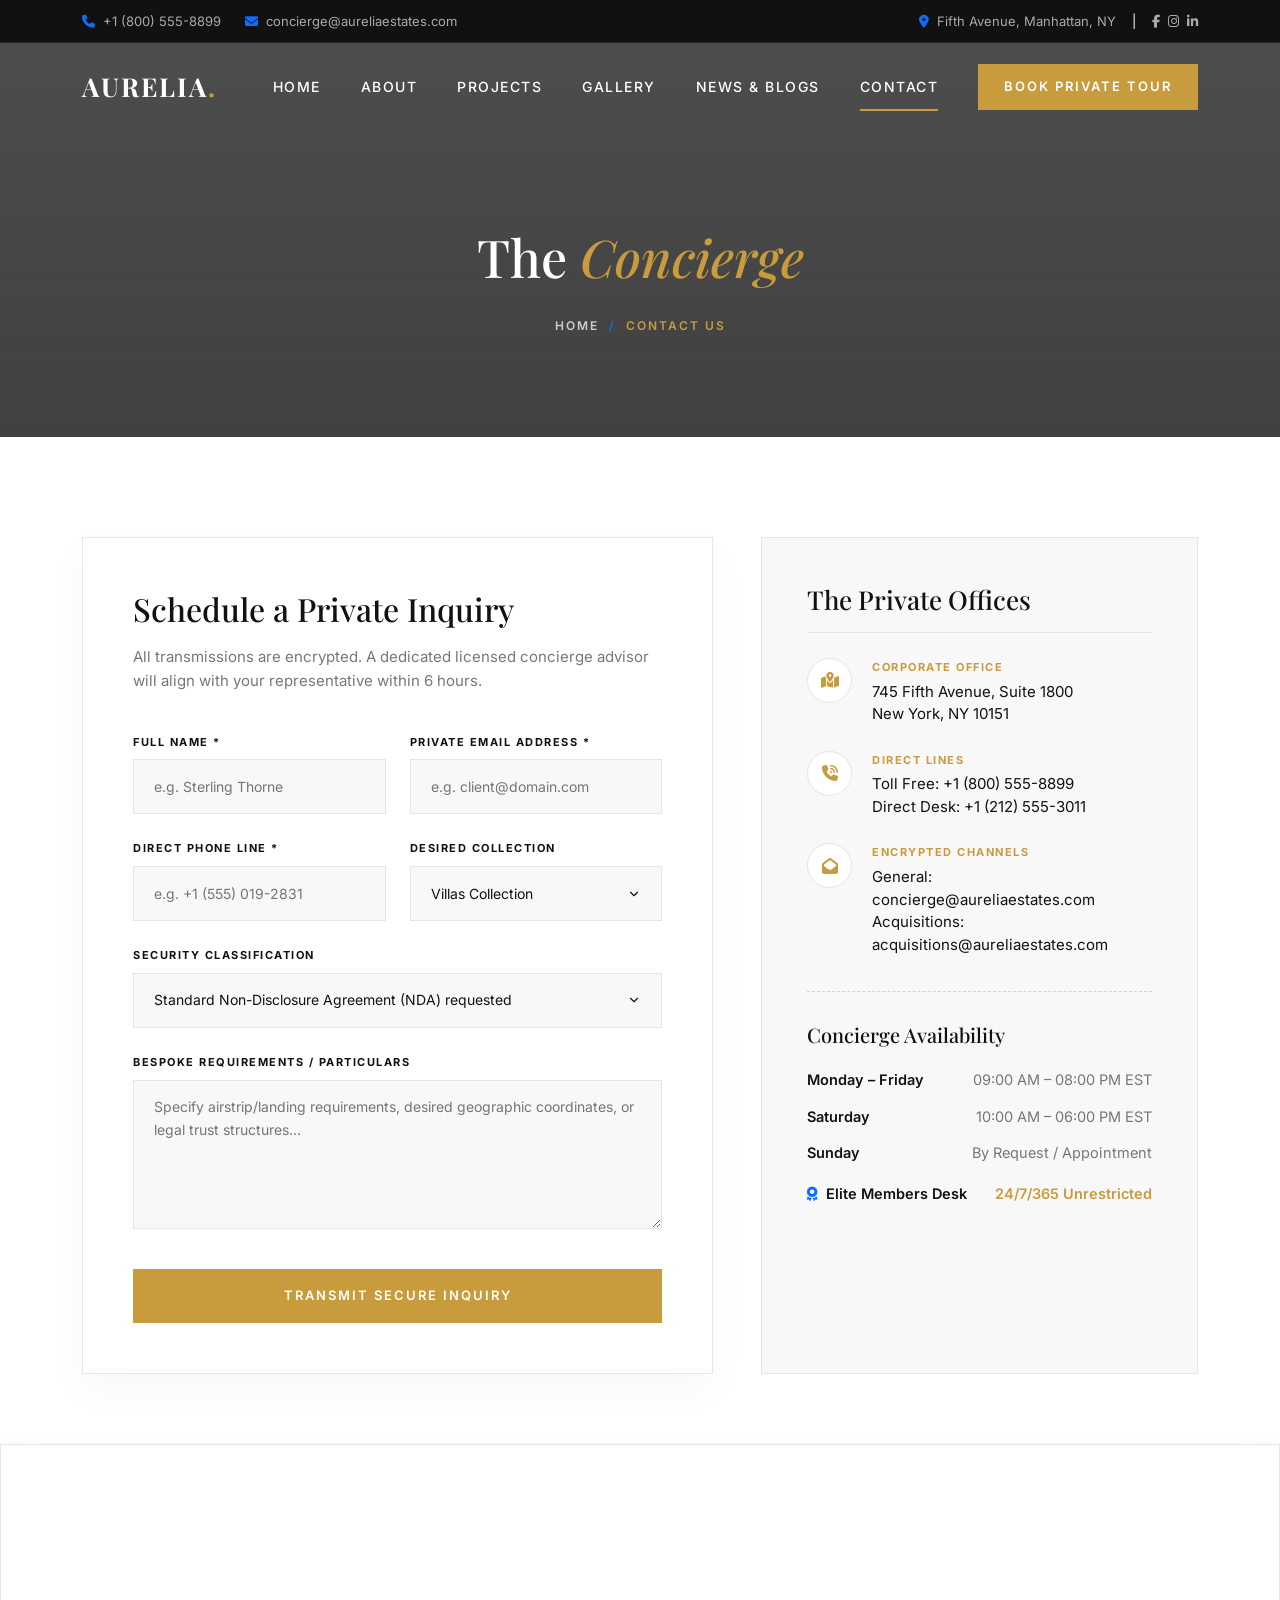
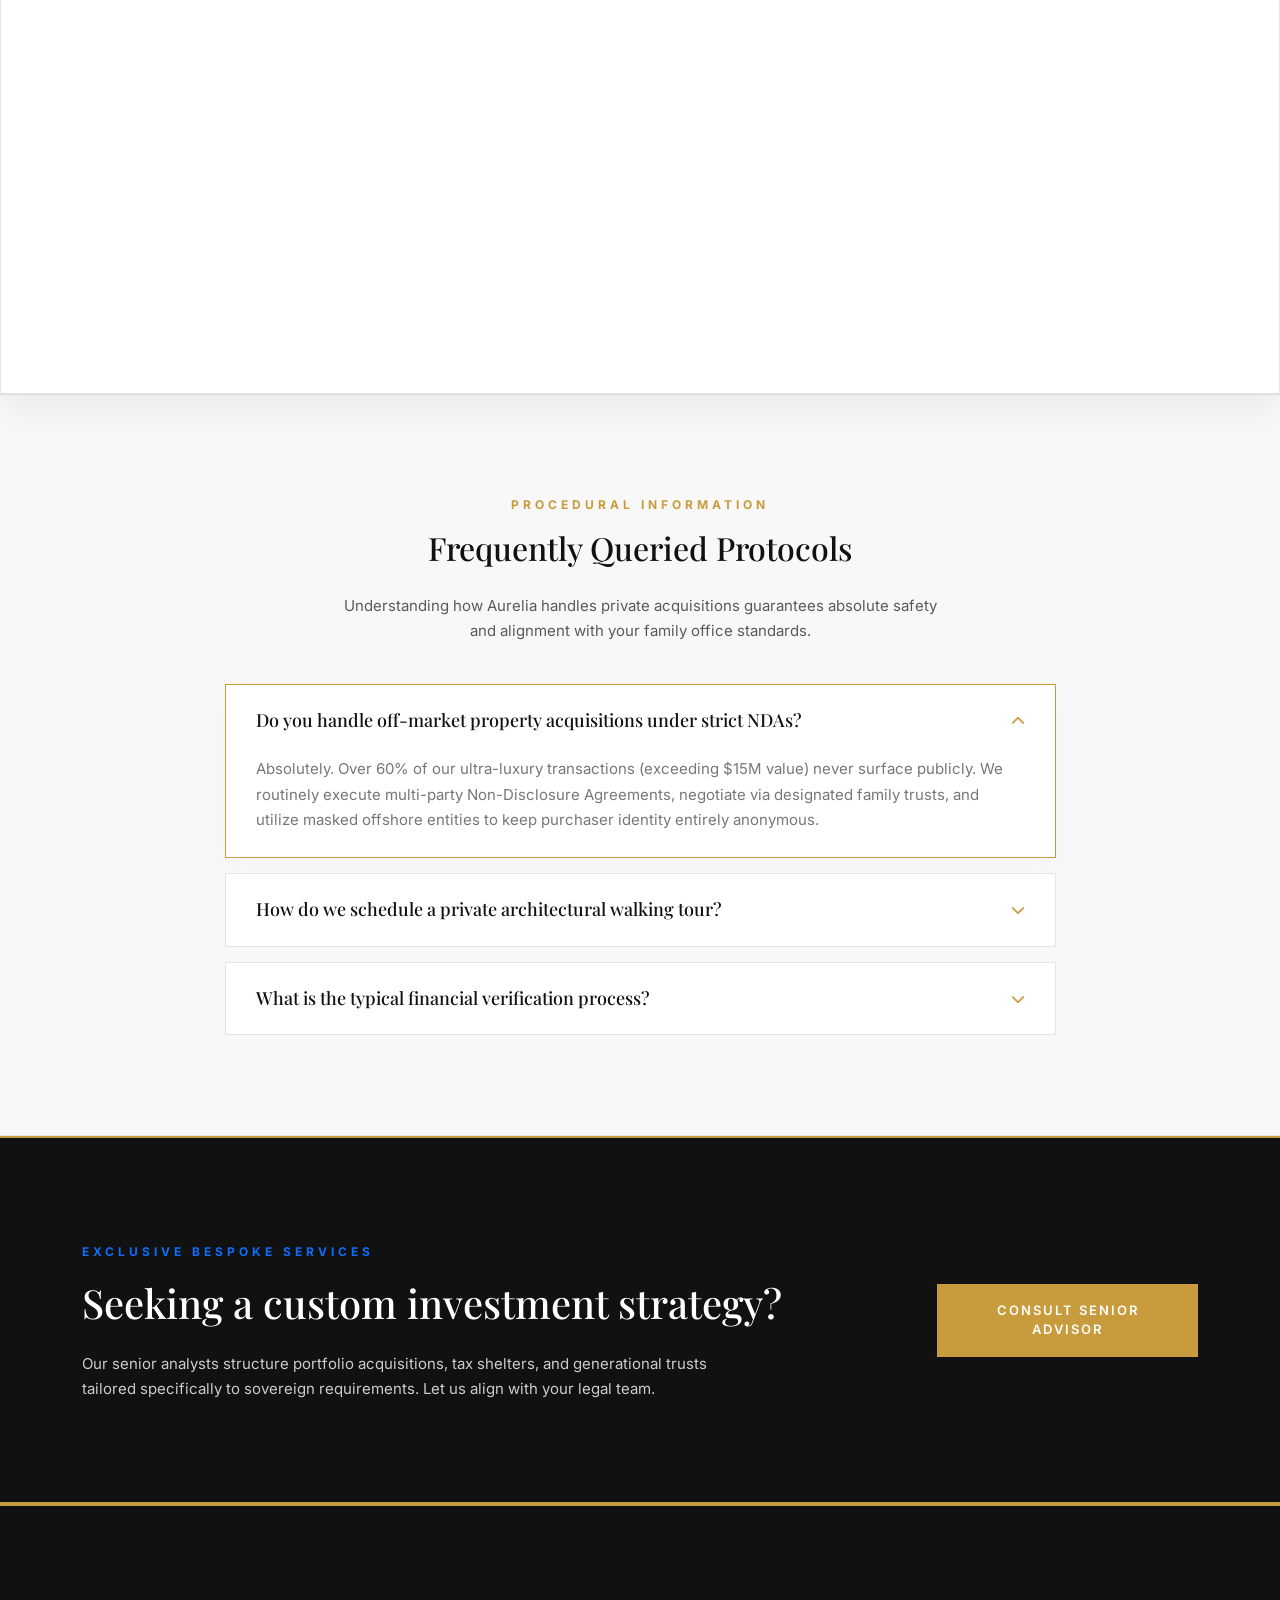
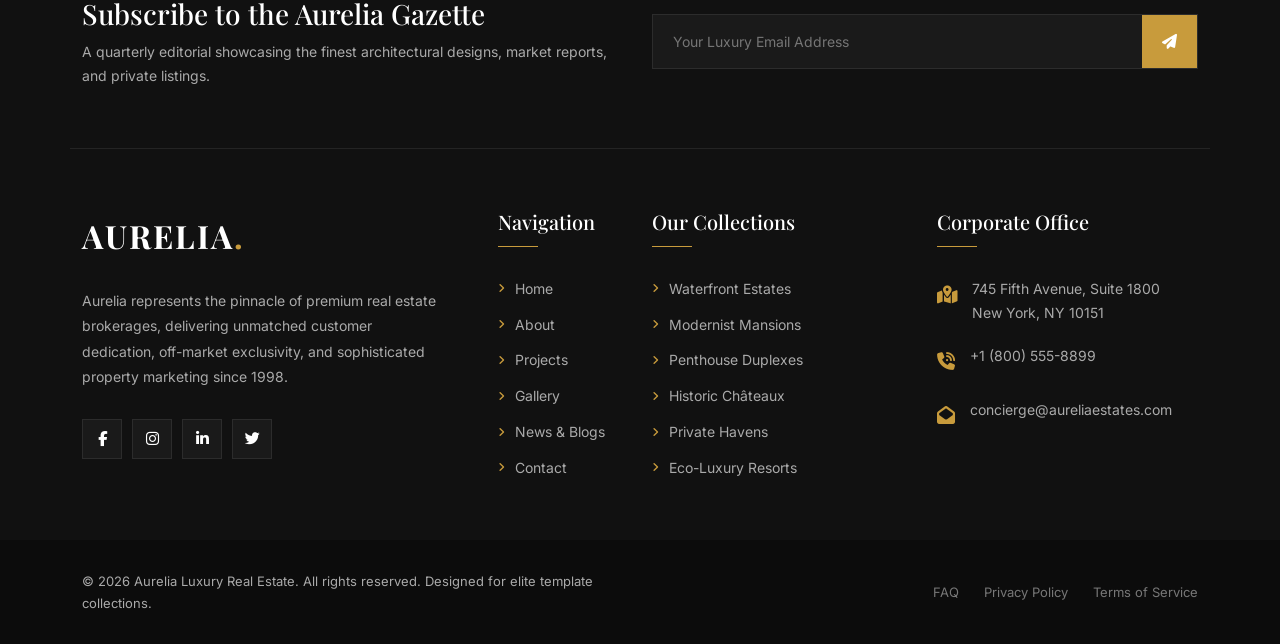
<file: contact.html>
<!doctype html>
<html lang="en">
  <head>
    <meta charset="UTF-8" />
    <meta name="viewport" content="width=device-width, initial-scale=1.0" />
    <title>The Concierge &amp; Private Offices | Aurelia Premium Luxury Real Estate</title>
    
    <!-- SEO Meta Tags -->
    <meta name="description" content="Inquire privately with our elite real estate concierge service. Schedule private tours of off-market listings and arrange bespoke architectural consultations." />
    <meta name="keywords" content="contact real estate concierge, private real estate tours, off-market real estate inquiry" />
    <meta name="author" content="Aurelia Luxury" />
    
    <!-- Open Graph / Facebook -->
    <meta property="og:type" content="website" />
    <meta property="og:title" content="The Concierge &amp; Private Offices | Aurelia Premium Luxury Real Estate" />
    <meta property="og:description" content="Inquire privately with our elite real estate concierge service." />
    <meta property="og:image" content="https://images.unsplash.com/photo-1600585154526-990dced4db0d?auto=format&fit=crop&w=1200&q=80" />
    
    <!-- Favicon -->
    <link rel="shortcut icon" href="./assets/images/favicon.ico" type="image/x-icon">
    
    <!-- Google Fonts Preconnect & Font Imports -->
    <link rel="preconnect" href="https://fonts.googleapis.com">
    <link rel="preconnect" href="https://fonts.gstatic.com" crossorigin>
    <link href="https://fonts.googleapis.com/css2?family=Inter:wght@300;400;500;600;700&family=Playfair+Display:ital,wght@0,400;0,500;0,600;0,700;1,400&display=swap" rel="stylesheet">
    
    <!-- Bootstrap 5 CSS CDN -->
    <link href="https://cdn.jsdelivr.net/npm/bootstrap@5.3.3/dist/css/bootstrap.min.css" rel="stylesheet">
    
    <!-- FontAwesome Icons CDN -->
    <link rel="stylesheet" href="https://cdnjs.cloudflare.com/ajax/libs/font-awesome/6.4.0/css/all.min.css">
    
    <!-- AOS Animation CSS CDN -->
    <link rel="stylesheet" href="https://unpkg.com/aos@next/dist/aos.css" />
    
    <!-- Custom CSS Stylesheets -->
    <link rel="stylesheet" href="./assets/css/style.css">
    <link rel="stylesheet" href="./assets/css/responsive.css">

    <style>
      /* Page Header / Hero Banner style */
      .contact-banner {
        background-image: linear-gradient(rgba(17, 17, 17, 0.75), rgba(17, 17, 17, 0.8)), url('https://images.unsplash.com/photo-1486406146926-c627a92ad1ab?auto=format&fit=crop&w=1920&q=80');
        background-size: cover;
        background-position: center;
        padding: 180px 0 100px;
        text-align: center;
        color: var(--white-color);
      }
      .contact-banner-title {
        font-size: 52px;
        font-weight: 500;
        color: var(--white-color);
        margin-bottom: 15px;
      }
      .contact-banner-title span {
        color: var(--primary-color);
        font-style: italic;
      }
      
      /* Breadcrumbs style */
      .luxury-breadcrumb {
        display: inline-flex;
        gap: 10px;
        font-family: var(--font-body);
        font-size: 12px;
        font-weight: 600;
        text-transform: uppercase;
        letter-spacing: 2px;
        margin-top: 10px;
      }
      .luxury-breadcrumb a {
        color: #cccccc;
      }
      .luxury-breadcrumb a:hover {
        color: var(--primary-color);
      }
      .luxury-breadcrumb span.active {
        color: var(--primary-color);
      }

      /* Contact Form Styles */
      .contact-form-box {
        background-color: var(--white-color);
        border: 1px solid var(--border-color);
        padding: 50px;
        box-shadow: 0 15px 40px rgba(0,0,0,0.03);
      }
      @media (max-width: 575px) {
        .contact-form-box {
          padding: 30px 20px;
        }
      }
      .contact-form-title {
        font-family: var(--font-heading);
        font-size: 32px;
        font-weight: 500;
        color: var(--dark-color);
        margin-bottom: 15px;
      }
      .contact-form-subtitle {
        color: var(--gray-color);
        font-size: 15px;
        line-height: 1.6;
        margin-bottom: 40px;
      }
      .form-group-luxury {
        position: relative;
        margin-bottom: 25px;
      }
      .luxury-form-label {
        font-family: var(--font-body);
        font-size: 11px;
        font-weight: 700;
        text-transform: uppercase;
        letter-spacing: 1.5px;
        color: var(--dark-color);
        margin-bottom: 8px;
        display: block;
      }
      .luxury-input {
        width: 100%;
        border: 1px solid var(--border-color);
        background-color: var(--light-color);
        padding: 14px 20px;
        font-size: 14px;
        color: var(--dark-color);
        outline: none;
        transition: var(--transition-smooth);
      }
      .luxury-input:focus {
        border-color: var(--primary-color);
        background-color: var(--white-color);
        box-shadow: 0 4px 15px rgba(200, 155, 60, 0.08);
      }
      .luxury-select {
        appearance: none;
        background-image: url("data:image/svg+xml;charset=UTF-8,%3csvg xmlns='http://www.w3.org/2000/svg' viewBox='0 0 24 24' fill='none' stroke='%23111111' stroke-width='2' stroke-linecap='round' stroke-linejoin='round'%3e%3cpolyline points='6 9 12 15 18 9'%3e%3c/polyline%3e%3c/svg%3e");
        background-repeat: no-repeat;
        background-position: right 20px center;
        background-size: 14px;
        padding-right: 45px;
      }

      /* Office Info Sidebar */
      .office-info-card {
        border: 1px solid var(--border-color);
        background-color: var(--light-color);
        padding: 45px;
        height: 100%;
      }
      @media (max-width: 575px) {
        .office-info-card {
          padding: 30px 20px;
        }
      }
      .office-title {
        font-family: var(--font-heading);
        font-size: 26px;
        font-weight: 500;
        color: var(--dark-color);
        margin-bottom: 25px;
        border-bottom: 1px solid rgba(0,0,0,0.08);
        padding-bottom: 15px;
      }
      .info-list {
        list-style: none;
        padding: 0;
        margin: 0 0 35px 0;
      }
      .info-item {
        display: flex;
        gap: 20px;
        margin-bottom: 25px;
      }
      .info-icon {
        width: 45px;
        height: 45px;
        border-radius: 50%;
        background-color: var(--white-color);
        border: 1px solid var(--border-color);
        color: var(--primary-color);
        display: flex;
        align-items: center;
        justify-content: center;
        font-size: 16px;
        flex-shrink: 0;
      }
      .info-text-label {
        font-size: 11px;
        font-weight: 700;
        text-transform: uppercase;
        letter-spacing: 1.5px;
        color: var(--primary-color);
        margin-bottom: 4px;
        display: block;
      }
      .info-text-desc {
        font-size: 15px;
        color: var(--dark-color);
        line-height: 1.5;
        margin: 0;
      }
      .info-text-desc a {
        color: var(--dark-color);
        transition: var(--transition-smooth);
      }
      .info-text-desc a:hover {
        color: var(--primary-color);
      }

      /* Working Hours Block */
      .working-hours-block {
        border-top: 1px dashed rgba(0,0,0,0.15);
        padding-top: 30px;
      }
      .hours-title {
        font-family: var(--font-heading);
        font-size: 20px;
        font-weight: 500;
        color: var(--dark-color);
        margin-bottom: 20px;
      }
      .hours-row {
        display: flex;
        justify-content: space-between;
        margin-bottom: 12px;
        font-size: 14.5px;
        color: var(--gray-color);
      }
      .hours-row span.day {
        font-weight: 600;
        color: var(--dark-color);
      }
      .hours-row span.time {
        font-family: var(--font-body);
      }
      .hours-row.special-concierge {
        color: var(--primary-color);
        font-weight: 600;
      }

      /* Google Map Section styling */
      .map-section {
        padding: 0;
        margin-top: -30px;
        position: relative;
        z-index: 5;
      }
      .map-container {
        height: 550px;
        width: 100%;
        border: 1px solid var(--border-color);
        box-shadow: 0 15px 35px rgba(0,0,0,0.06);
        overflow: hidden;
      }
      .map-container iframe {
        width: 100%;
        height: 100%;
        border: none;
        filter: grayscale(0.8) contrast(1.1) invert(0.02); /* Clean, low-saturation high-contrast upscale style */
      }

      /* FAQ Preview Accordion styling */
      .faq-preview-section {
        background-color: var(--light-color);
        border-top: 1px solid var(--border-color);
        border-bottom: 1px solid var(--border-color);
      }
      .faq-accordion-custom {
        display: flex;
        flex-direction: column;
        gap: 15px;
        margin-top: 40px;
      }
      .faq-item-custom {
        background-color: var(--white-color);
        border: 1px solid var(--border-color);
        overflow: hidden;
        transition: var(--transition-smooth);
      }
      .faq-header-custom {
        padding: 24px 30px;
        cursor: pointer;
        display: flex;
        justify-content: space-between;
        align-items: center;
        user-select: none;
      }
      .faq-title-custom {
        font-family: var(--font-heading);
        font-size: 18px;
        font-weight: 500;
        color: var(--dark-color);
        margin: 0;
      }
      .faq-icon-custom {
        font-size: 14px;
        color: var(--primary-color);
        transition: transform 0.35s ease;
      }
      .faq-body-custom {
        max-height: 0;
        overflow: hidden;
        transition: max-height 0.35s ease, padding 0.35s ease;
        padding: 0 30px;
        color: var(--gray-color);
        font-size: 15px;
        line-height: 1.7;
      }
      .faq-item-custom.active {
        border-color: var(--primary-color);
        box-shadow: 0 10px 25px rgba(0,0,0,0.02);
      }
      .faq-item-custom.active .faq-icon-custom {
        transform: rotate(180deg);
      }
      .faq-item-custom.active .faq-body-custom {
        max-height: 200px; /* Safe upper bound */
        padding-bottom: 24px;
      }

      /* Split CTA Banner */
      .cta-split-banner {
        background-color: var(--dark-color);
        background-image: linear-gradient(rgba(17, 17, 17, 0.85), rgba(17, 17, 17, 0.85)), url('https://images.unsplash.com/photo-1512917774080-9991f1c4c750?auto=format&fit=crop&w=1920&q=80');
        background-size: cover;
        background-position: center;
        padding: 100px 0;
        color: var(--white-color);
        border-top: 2px solid var(--primary-color);
        border-bottom: 2px solid var(--primary-color);
      }
    </style>
  </head>
  <body>

    <!-- Loading Animation (Preloader) -->
    <div id="preloader">
      <div class="preloader-inner">
        <div class="preloader-logo" data-aos="fade-down" data-aos-duration="1000">AURELIA</div>
        <div class="preloader-spinner"></div>
      </div>
    </div>

    <!-- Top Info Bar -->
    <div class="top-bar">
      <div class="container d-flex justify-content-between align-items-center">
        <div class="top-bar-left d-flex gap-4">
          <span><i class="fa-solid fa-phone text-primary me-2"></i>+1 (800) 555-8899</span>
          <span><i class="fa-solid fa-envelope text-primary me-2"></i>concierge@aureliaestates.com</span>
        </div>
        <div class="top-bar-right d-flex gap-3 align-items-center">
          <span><i class="fa-solid fa-location-dot text-primary me-2"></i>Fifth Avenue, Manhattan, NY</span>
          <span class="text-white">|</span>
          <div class="d-flex gap-2">
            <a href="#" aria-label="Facebook"><i class="fa-brands fa-facebook-f"></i></a>
            <a href="#" aria-label="Instagram"><i class="fa-brands fa-instagram"></i></a>
            <a href="#" aria-label="LinkedIn"><i class="fa-brands fa-linkedin-in"></i></a>
          </div>
        </div>
      </div>
    </div>

    <!-- Sticky Header & Navigation -->
    <header class="main-header">
      <div class="container">
        <nav class="navbar navbar-expand-lg">
          <!-- Logo -->
          <a class="navbar-brand" href="index.html" id="header-logo">
            AURELIA<span>.</span>
          </a>

          <!-- Navigation Menus (Desktop) -->
          <div class="collapse navbar-collapse justify-content-center" id="desktopNav">
            <ul class="navbar-nav">
              <li class="nav-item">
                <a class="nav-link" href="index.html">Home</a>
              </li>
              <li class="nav-item">
                <a class="nav-link" href="about.html">About</a>
              </li>
              <li class="nav-item dropdown">
                <a class="nav-link" href="projects.html" id="projectsDropdown">Projects</a>
                <ul class="dropdown-menu">
                  <li><a class="dropdown-item" href="projects.html">Villas Collection</a></li>
                  <li><a class="dropdown-item" href="projects.html">Penthouse Collection</a></li>
                  <li><a class="dropdown-item" href="projects.html">Private Islands</a></li>
                  <li><a class="dropdown-item" href="projects.html">New Projects</a></li>
                </ul>
              </li>
              <li class="nav-item">
                <a class="nav-link" href="gallery.html">Gallery</a>
              </li>
              <li class="nav-item">
                <a class="nav-link" href="blogs.html">News &amp; Blogs</a>
              </li>
              <li class="nav-item active">
                <a class="nav-link" href="contact.html">Contact</a>
              </li>
            </ul>
          </div>

          <!-- Header Buttons & Toggler -->
          <div class="d-flex align-items-center gap-3">
            <a href="contact.html" class="btn btn-luxury btn-luxury-primary header-cta-btn" id="header-cta">
              Book Private Tour
            </a>
            
            <!-- Mobile Offcanvas Toggler -->
            <button class="navbar-toggler" type="button" data-bs-toggle="offcanvas" data-bs-target="#mobileOffcanvas" aria-controls="mobileOffcanvas" aria-label="Toggle navigation" id="offcanvas-toggle">
              <span class="navbar-toggler-icon"></span>
            </button>
          </div>
        </nav>
      </div>
    </header>

    <!-- Mobile Offcanvas Menu -->
    <div class="offcanvas offcanvas-end" tabindex="-1" id="mobileOffcanvas" aria-labelledby="mobileOffcanvasLabel">
      <div class="offcanvas-header">
        <h5 class="offcanvas-title" id="mobileOffcanvasLabel">AURELIA<span>.</span></h5>
        <button type="button" class="btn-close-custom" data-bs-dismiss="offcanvas" aria-label="Close" id="offcanvas-close">
          <i class="fa-solid fa-xmark"></i>
        </button>
      </div>
      <div class="offcanvas-body d-flex flex-column justify-content-between">
        <!-- Menus -->
        <ul class="mobile-nav-menu">
          <li class="nav-item">
            <a class="nav-link" href="index.html" id="mob-home">Home</a>
          </li>
          <li class="nav-item">
            <a class="nav-link" href="about.html" id="mob-about">About</a>
          </li>
          <li class="nav-item has-dropdown">
            <a class="nav-link" href="#" id="mob-projects">Projects <i class="dropdown-icon fa-solid fa-chevron-down text-primary"></i></a>
            <ul class="submenu">
              <li><a href="projects.html" id="mob-villas" data-bs-dismiss="offcanvas">Villas Collection</a></li>
              <li><a href="projects.html" id="mob-penthouses" data-bs-dismiss="offcanvas">Penthouse Collection</a></li>
              <li><a href="projects.html" id="mob-islands" data-bs-dismiss="offcanvas">Private Islands</a></li>
              <li><a href="projects.html" id="mob-new" data-bs-dismiss="offcanvas">New Projects</a></li>
            </ul>
          </li>
          <li class="nav-item">
            <a class="nav-link" href="gallery.html" id="mob-gallery">Gallery</a>
          </li>
          <li class="nav-item">
            <a class="nav-link" href="blogs.html" id="mob-news">News &amp; Blogs</a>
          </li>
          <li class="nav-item">
            <a class="nav-link active" href="contact.html" id="mob-contact">Contact</a>
          </li>
        </ul>

        <!-- Contact Info and CTA in offcanvas -->
        <div class="mobile-contact-info">
          <h5>Private Tour Concierge</h5>
          <p><i class="fa-solid fa-phone text-primary me-2"></i> +1 (800) 555-8899</p>
          <p><i class="fa-solid fa-envelope text-primary me-2"></i> concierge@aureliaestates.com</p>
          
          <div class="mobile-social-links">
            <a href="#" aria-label="Facebook"><i class="fa-brands fa-facebook-f"></i></a>
            <a href="#" aria-label="Instagram"><i class="fa-brands fa-instagram"></i></a>
            <a href="#" aria-label="LinkedIn"><i class="fa-brands fa-linkedin-in"></i></a>
          </div>

          <a href="contact.html" class="btn btn-luxury btn-luxury-primary w-full mt-4 d-block text-center" id="mob-tour-btn">
            Book Private Tour
          </a>
        </div>
      </div>
    </div>

    <!-- 1. Hero Banner & 2. Breadcrumb -->
    <section class="contact-banner">
      <div class="container" data-aos="fade-up" data-aos-duration="1000">
        <h1 class="contact-banner-title">The <span>Concierge</span></h1>
        <div class="luxury-breadcrumb">
          <a href="index.html">Home</a>
          <span class="text-primary">/</span>
          <span class="active">Contact Us</span>
        </div>
      </div>
    </section>

    <!-- Main Contact & Info Section -->
    <section class="element-section">
      <div class="container">
        <div class="row g-5">
          
          <!-- 3. Contact Form -->
          <div class="col-lg-7" data-aos="fade-right" data-aos-duration="1000">
            <div class="contact-form-box">
              <h2 class="contact-form-title">Schedule a Private Inquiry</h2>
              <p class="contact-form-subtitle">All transmissions are encrypted. A dedicated licensed concierge advisor will align with your representative within 6 hours.</p>
              
              <form id="luxury-concierge-form">
                <div class="row">
                  <div class="col-md-6">
                    <div class="form-group-luxury">
                      <label class="luxury-form-label" for="client_name">Full Name *</label>
                      <input type="text" id="client_name" class="luxury-input" placeholder="e.g. Sterling Thorne" required>
                    </div>
                  </div>
                  <div class="col-md-6">
                    <div class="form-group-luxury">
                      <label class="luxury-form-label" for="client_email">Private Email Address *</label>
                      <input type="email" id="client_email" class="luxury-input" placeholder="e.g. client@domain.com" required>
                    </div>
                  </div>
                  <div class="col-md-6">
                    <div class="form-group-luxury">
                      <label class="luxury-form-label" for="client_phone">Direct Phone Line *</label>
                      <input type="tel" id="client_phone" class="luxury-input" placeholder="e.g. +1 (555) 019-2831" required>
                    </div>
                  </div>
                  <div class="col-md-6">
                    <div class="form-group-luxury">
                      <label class="luxury-form-label" for="client_interest">Desired Collection</label>
                      <select id="client_interest" class="luxury-input luxury-select">
                        <option value="villas">Villas Collection</option>
                        <option value="penthouses">Penthouse Collection</option>
                        <option value="islands">Private Island Havens</option>
                        <option value="offmarket">Discreet Off-Market Portfolio</option>
                      </select>
                    </div>
                  </div>
                  <div class="col-12">
                    <div class="form-group-luxury">
                      <label class="luxury-form-label" for="client_nda">Security Classification</label>
                      <select id="client_nda" class="luxury-input luxury-select">
                        <option value="none">Standard Non-Disclosure Agreement (NDA) requested</option>
                        <option value="strict">Strict Sovereign Anonymous Routing required</option>
                        <option value="corporate">Corporate Acquisition Entity / Trust</option>
                      </select>
                    </div>
                  </div>
                  <div class="col-12">
                    <div class="form-group-luxury">
                      <label class="luxury-form-label" for="client_message">Bespoke Requirements / Particulars</label>
                      <textarea id="client_message" class="luxury-input" rows="5" placeholder="Specify airstrip/landing requirements, desired geographic coordinates, or legal trust structures..."></textarea>
                    </div>
                  </div>
                  <div class="col-12">
                    <button type="submit" class="btn btn-luxury btn-luxury-primary py-3 px-5 mt-2 w-100 font-sans" style="letter-spacing: 2px;">
                      Transmit Secure Inquiry
                    </button>
                  </div>
                </div>
              </form>
            </div>
          </div>

          <!-- 4. Office Information & 6. Working Hours -->
          <div class="col-lg-5" data-aos="fade-left" data-aos-duration="1000">
            <div class="office-info-card">
              <h3 class="office-title">The Private Offices</h3>
              
              <ul class="info-list">
                <!-- Location -->
                <li class="info-item">
                  <div class="info-icon"><i class="fa-solid fa-map-location-dot"></i></div>
                  <div>
                    <span class="info-text-label">Corporate Office</span>
                    <p class="info-text-desc">745 Fifth Avenue, Suite 1800<br>New York, NY 10151</p>
                  </div>
                </li>
                
                <!-- Telephone -->
                <li class="info-item">
                  <div class="info-icon"><i class="fa-solid fa-phone-volume"></i></div>
                  <div>
                    <span class="info-text-label">Direct Lines</span>
                    <p class="info-text-desc">
                      Toll Free: <a href="tel:18005558899">+1 (800) 555-8899</a><br>
                      Direct Desk: <a href="tel:12125553011">+1 (212) 555-3011</a>
                    </p>
                  </div>
                </li>

                <!-- Email -->
                <li class="info-item">
                  <div class="info-icon"><i class="fa-solid fa-envelope-open"></i></div>
                  <div>
                    <span class="info-text-label">Encrypted Channels</span>
                    <p class="info-text-desc">
                      General: <a href="mailto:concierge@aureliaestates.com">concierge@aureliaestates.com</a><br>
                      Acquisitions: <a href="mailto:acquisitions@aureliaestates.com">acquisitions@aureliaestates.com</a>
                    </p>
                  </div>
                </li>
              </ul>

              <!-- 6. Working Hours -->
              <div class="working-hours-block">
                <h4 class="hours-title">Concierge Availability</h4>
                
                <div class="hours-row">
                  <span class="day">Monday – Friday</span>
                  <span class="time">09:00 AM – 08:00 PM EST</span>
                </div>
                <div class="hours-row">
                  <span class="day">Saturday</span>
                  <span class="time">10:00 AM – 06:00 PM EST</span>
                </div>
                <div class="hours-row">
                  <span class="day">Sunday</span>
                  <span class="time">By Request / Appointment</span>
                </div>
                <div class="hours-row special-concierge mt-3">
                  <span class="day"><i class="fa-solid fa-award me-2 text-primary"></i>Elite Members Desk</span>
                  <span class="time">24/7/365 Unrestricted</span>
                </div>
              </div>

            </div>
          </div>

        </div>
      </div>
    </section>

    <!-- 5. Google Map Section -->
    <section class="map-section" data-aos="fade-up" data-aos-duration="1000">
      <div class="container-fluid p-0">
        <div class="map-container">
          <iframe 
            src="https://www.google.com/maps/embed?pb=!1m18!1m12!1m3!1d3022.1422937950147!2d-73.9732519234199!3d40.76011497138596!2m3!1f0!2f0!3f0!3m2!1i1024!2i768!4f13.1!3m3!1m2!1s0x89c258f97bdb102b%3A0xea9b81c447abf51e!2s745%205th%20Ave%2C%20New%20York%2C%20NY%2010151!5e0!3m2!1sen!2sus!4v1710000000000!5m2!1sen!2sus" 
            allowfullscreen="" 
            loading="lazy" 
            referrerpolicy="no-referrer-when-downgrade"
            title="Aurelia Private Offices Manhattan Map">
          </iframe>
        </div>
      </div>
    </section>

    <!-- 7. FAQ Preview Section -->
    <section class="faq-preview-section element-section">
      <div class="container">
        <div class="row justify-content-center">
          <div class="col-lg-8 text-center" data-aos="fade-up" data-aos-duration="1000">
            <span class="section-subtitle">Procedural Information</span>
            <h2 class="font-heading mb-4" style="font-family: var(--font-heading);">Frequently Queried Protocols</h2>
            <p class="text-muted" style="max-width: 600px; margin: 0 auto; font-size: 15px;">Understanding how Aurelia handles private acquisitions guarantees absolute safety and alignment with your family office standards.</p>
          </div>
        </div>

        <div class="row justify-content-center" data-aos="fade-up" data-aos-duration="1000" data-aos-delay="150">
          <div class="col-lg-9">
            <div class="faq-accordion-custom">
              
              <!-- Item 1 -->
              <div class="faq-item-custom" id="faq-1">
                <div class="faq-header-custom" onclick="toggleFaq('faq-1')">
                  <h3 class="faq-title-custom">Do you handle off-market property acquisitions under strict NDAs?</h3>
                  <div class="faq-icon-custom"><i class="fa-solid fa-chevron-down"></i></div>
                </div>
                <div class="faq-body-custom">
                  Absolutely. Over 60% of our ultra-luxury transactions (exceeding $15M value) never surface publicly. We routinely execute multi-party Non-Disclosure Agreements, negotiate via designated family trusts, and utilize masked offshore entities to keep purchaser identity entirely anonymous.
                </div>
              </div>

              <!-- Item 2 -->
              <div class="faq-item-custom" id="faq-2">
                <div class="faq-header-custom" onclick="toggleFaq('faq-2')">
                  <h3 class="faq-title-custom">How do we schedule a private architectural walking tour?</h3>
                  <div class="faq-icon-custom"><i class="fa-solid fa-chevron-down"></i></div>
                </div>
                <div class="faq-body-custom">
                  Private viewings can be facilitated globally. Following a standard financial verification or pre-approval certificate verification process, we organize chartered flights, helipad land arrangements, and complete security credentials for our buyers.
                </div>
              </div>

              <!-- Item 3 -->
              <div class="faq-item-custom" id="faq-3">
                <div class="faq-header-custom" onclick="toggleFaq('faq-3')">
                  <h3 class="faq-title-custom">What is the typical financial verification process?</h3>
                  <div class="faq-icon-custom"><i class="fa-solid fa-chevron-down"></i></div>
                </div>
                <div class="faq-body-custom">
                  To protect the security and integrity of our structural estates, prospective buyers are requested to provide a confidential Letter of Credit or proof of capacity from a recognized tier-one international bank prior to sharing exact geographic coordinate maps.
                </div>
              </div>

            </div>
          </div>
        </div>

      </div>
    </section>

    <!-- 8. CTA Section -->
    <section class="cta-split-banner">
      <div class="container" data-aos="fade-up" data-aos-duration="1000">
        <div class="row align-items-center justify-content-between">
          <div class="col-lg-8">
            <span class="section-subtitle text-primary mb-3 d-inline-block">Exclusive Bespoke Services</span>
            <h2 class="font-heading text-white h1 mb-4" style="font-family: var(--font-heading);">Seeking a custom investment strategy?</h2>
            <p class="text-light-50 m-0" style="max-width: 650px; font-size:15px; color:#cccccc;">Our senior analysts structure portfolio acquisitions, tax shelters, and generational trusts tailored specifically to sovereign requirements. Let us align with your legal team.</p>
          </div>
          <div class="col-lg-3 text-lg-end mt-4 mt-lg-0">
            <a href="contact.html" class="btn btn-luxury btn-luxury-primary py-3 px-5">Consult Senior Advisor</a>
          </div>
        </div>
      </div>
    </section>

    <!-- 9. Footer -->
    <footer class="footer">
      <!-- Footer Top Header / Newsletter -->
      <div class="container footer-top">
        <div class="row align-items-center">
          <div class="col-lg-6">
            <h3 class="text-white mb-2" style="font-family: var(--font-heading); font-size: 28px;">Subscribe to the Aurelia Gazette</h3>
            <p class="footer-newsletter-text mb-lg-0">A quarterly editorial showcasing the finest architectural designs, market reports, and private listings.</p>
          </div>
          <div class="col-lg-6">
            <form class="newsletter-form" id="footer-newsletter">
              <input type="email" name="email" class="newsletter-input" placeholder="Your Luxury Email Address" required>
              <button type="submit" class="newsletter-btn" aria-label="Subscribe">
                <i class="fa-solid fa-paper-plane"></i>
              </button>
            </form>
          </div>
        </div>
      </div>

      <!-- Footer Columns / Mega Links -->
      <div class="container">
        <div class="row g-4 pb-5">
          <!-- Column 1: About Brand -->
          <div class="col-lg-4 col-md-6">
            <a class="footer-brand" href="index.html">
              AURELIA<span>.</span>
            </a>
            <p class="footer-about-text">Aurelia represents the pinnacle of premium real estate brokerages, delivering unmatched customer dedication, off-market exclusivity, and sophisticated property marketing since 1998.</p>
            <div class="footer-socials">
              <a href="#" class="footer-social-link" aria-label="Facebook"><i class="fa-brands fa-facebook-f"></i></a>
              <a href="#" class="footer-social-link" aria-label="Instagram"><i class="fa-brands fa-instagram"></i></a>
              <a href="#" class="footer-social-link" aria-label="LinkedIn"><i class="fa-brands fa-linkedin-in"></i></a>
              <a href="#" class="footer-social-link" aria-label="Twitter"><i class="fa-brands fa-twitter"></i></a>
            </div>
          </div>

          <!-- Column 2: Quick Links -->
          <div class="col-lg-2 col-md-6 col-6 ps-lg-5">
            <h4 class="footer-widget-title">Navigation</h4>
            <ul class="footer-links">
              <li><a href="index.html">Home</a></li>
              <li><a href="about.html">About</a></li>
              <li><a href="projects.html">Projects</a></li>
              <li><a href="gallery.html">Gallery</a></li>
              <li><a href="blogs.html">News &amp; Blogs</a></li>
              <li><a href="contact.html">Contact</a></li>
            </ul>
          </div>

          <!-- Column 3: Corporate Info -->
          <div class="col-lg-3 col-md-6 col-6">
            <h4 class="footer-widget-title">Our Collections</h4>
            <ul class="footer-links">
              <li><a href="projects.html">Waterfront Estates</a></li>
              <li><a href="projects.html">Modernist Mansions</a></li>
              <li><a href="projects.html">Penthouse Duplexes</a></li>
              <li><a href="projects.html">Historic Châteaux</a></li>
              <li><a href="projects.html">Private Havens</a></li>
              <li><a href="projects.html">Eco-Luxury Resorts</a></li>
            </ul>
          </div>

          <!-- Column 4: Contact & Locations -->
          <div class="col-lg-3 col-md-6">
            <h4 class="footer-widget-title">Corporate Office</h4>
            <ul class="footer-contact-info">
              <li>
                <div class="footer-contact-icon"><i class="fa-solid fa-map-location-dot"></i></div>
                <div class="footer-contact-text">745 Fifth Avenue, Suite 1800<br>New York, NY 10151</div>
              </li>
              <li>
                <div class="footer-contact-icon"><i class="fa-solid fa-phone-volume"></i></div>
                <div class="footer-contact-text"><a href="tel:18005558899">+1 (800) 555-8899</a></div>
              </li>
              <li>
                <div class="footer-contact-icon"><i class="fa-solid fa-envelope-open"></i></div>
                <div class="footer-contact-text"><a href="mailto:concierge@aureliaestates.com">concierge@aureliaestates.com</a></div>
              </li>
            </ul>
          </div>
        </div>
      </div>

      <!-- Footer Bottom Bar -->
      <div class="footer-bottom">
        <div class="container">
          <div class="row align-items-center">
            <div class="col-md-6 text-center text-md-start">
              <p class="mb-0">&copy; 2026 Aurelia Luxury Real Estate. All rights reserved. Designed for elite template collections.</p>
            </div>
            <div class="col-md-6">
              <div class="footer-bottom-links">
                <a href="faq.html">FAQ</a>
                <a href="#">Privacy Policy</a>
                <a href="#">Terms of Service</a>
              </div>
            </div>
          </div>
        </div>
      </div>
    </footer>

    <!-- Scroll To Top Button -->
    <div id="scrollTop" aria-label="Scroll to top" role="button">
      <i class="fa-solid fa-chevron-up"></i>
    </div>

    <!-- Bootstrap 5 Bundle with Popper JS CDN -->
    <script src="https://cdn.jsdelivr.net/npm/bootstrap@5.3.3/dist/js/bootstrap.bundle.min.js"></script>
    
    <!-- AOS Animation JS CDN -->
    <script src="https://unpkg.com/aos@next/dist/aos.js"></script>
    
    <!-- Custom JS Script -->
    <script src="./assets/js/main.js"></script>
    
    <!-- Custom Interactive Scripts for Concierge Page -->
    <script>
      // Accordion FAQ Toggler
      function toggleFaq(id) {
        const item = document.getElementById(id);
        const isActive = item.classList.contains('active');
        
        // Collapse all first
        document.querySelectorAll('.faq-item-custom').forEach(faq => {
          faq.classList.remove('active');
        });
        
        // Toggle selected
        if (!isActive) {
          item.classList.add('active');
        }
      }

      document.addEventListener('DOMContentLoaded', function () {
        // Init AOS Animations
        AOS.init({
          offset: 120,
          duration: 1000,
          easing: 'ease-out-cubic',
          once: true
        });

        // Initialize first FAQ item as open
        const firstFaq = document.getElementById('faq-1');
        if (firstFaq) {
          firstFaq.classList.add('active');
        }

        // Contact Form Submission
        const contactForm = document.getElementById('luxury-concierge-form');
        if (contactForm) {
          contactForm.addEventListener('submit', function (e) {
            e.preventDefault();
            const clientName = document.getElementById('client_name').value;
            
            // Elegant inline feedback
            const feedback = document.createElement('div');
            feedback.className = 'alert alert-success mt-3 rounded-0 border-0 font-body';
            feedback.style.backgroundColor = '#1a1a1a';
            feedback.style.color = 'var(--primary-color)';
            feedback.style.fontSize = '14px';
            feedback.style.letterSpacing = '0.5px';
            feedback.textContent = `Your confidential inquiry has been successfully transmitted, ${clientName}. An Aurelia Private Concierge representative will contact you shortly.`;
            
            contactForm.appendChild(feedback);
            contactForm.reset();
            setTimeout(() => feedback.remove(), 7000);
          });
        }
      });
    </script>
  </body>
</html>
</file>
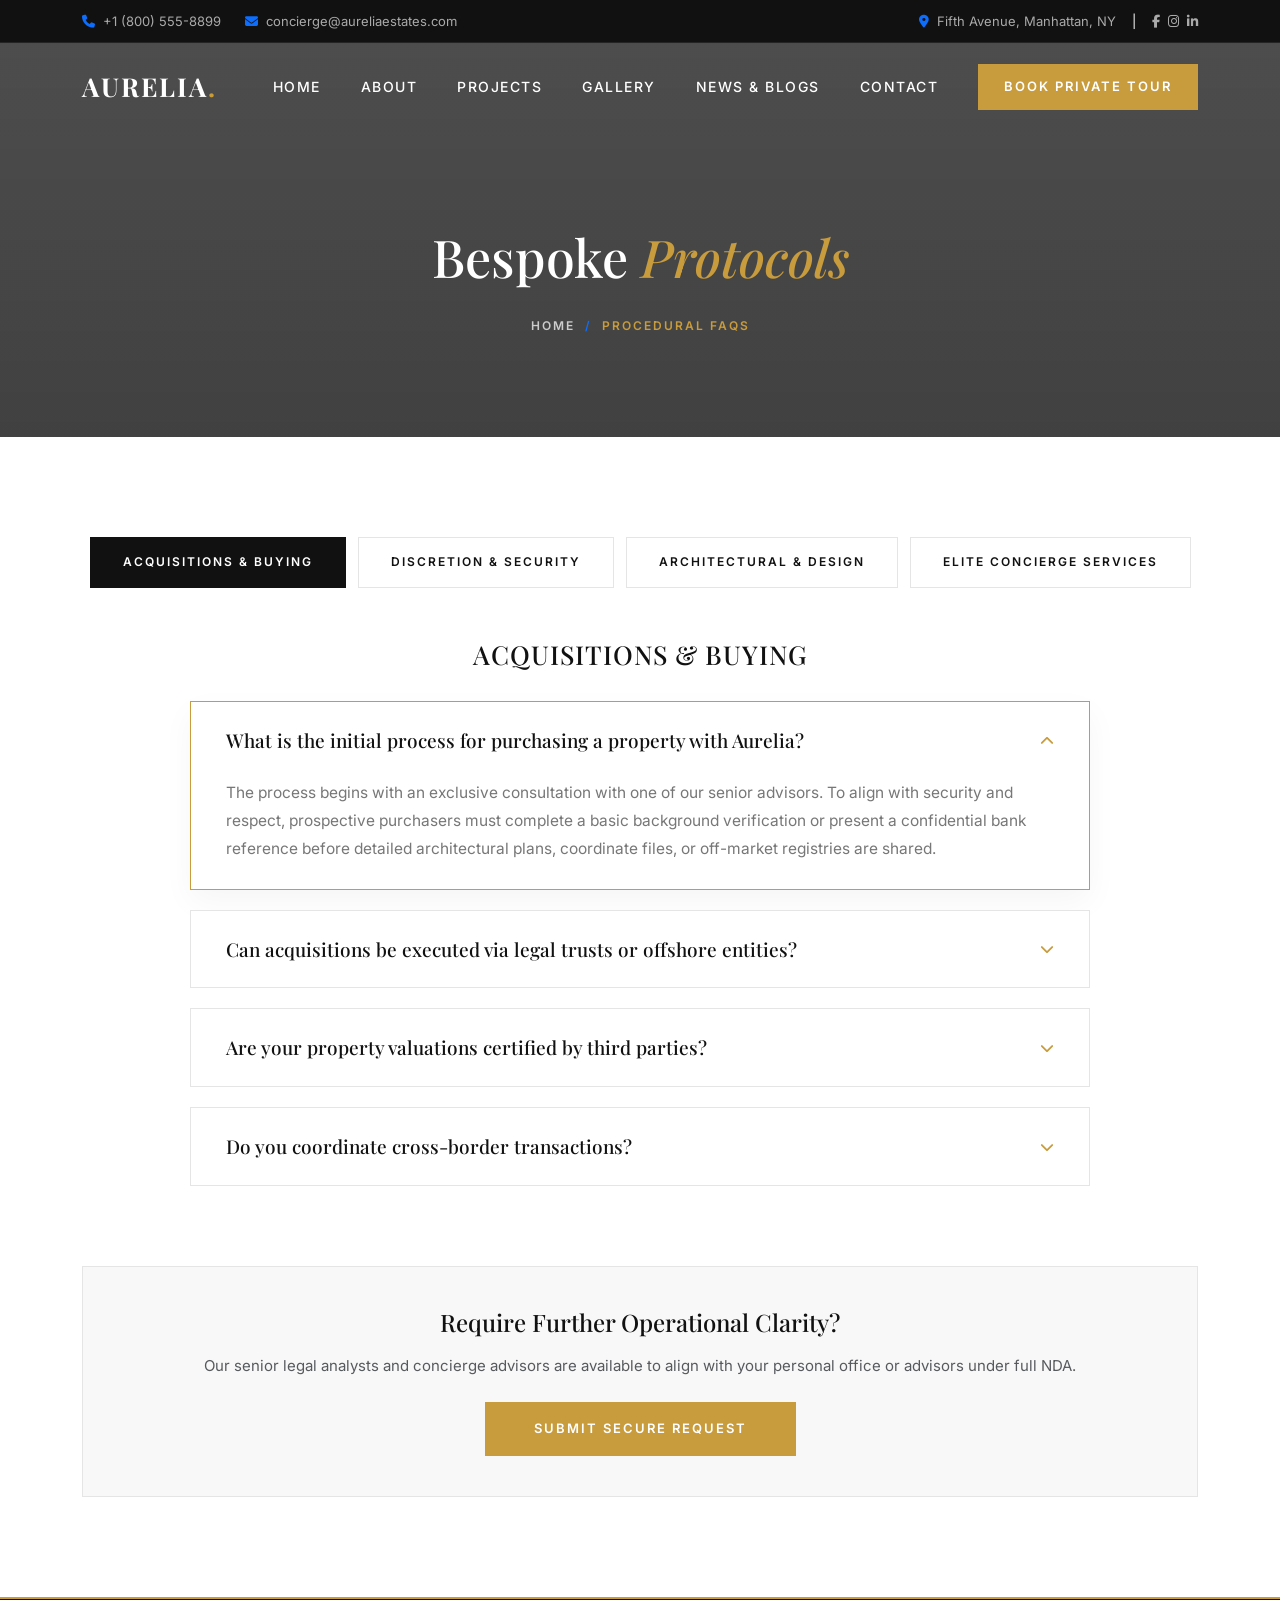
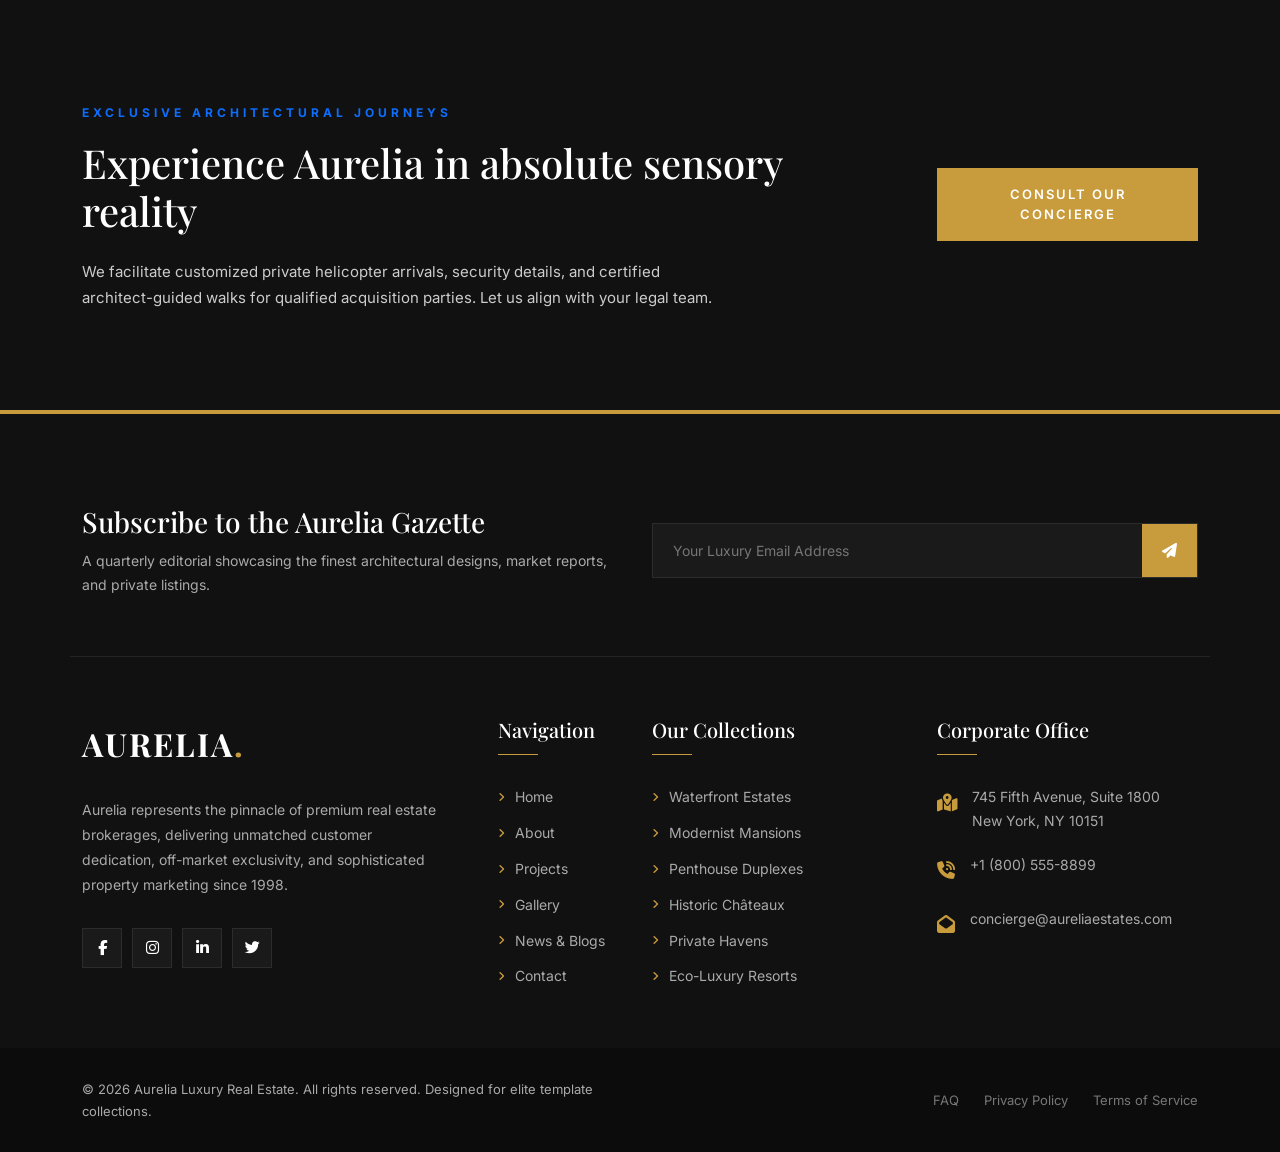
<file: faq.html>
<!doctype html>
<html lang="en">
  <head>
    <meta charset="UTF-8" />
    <meta name="viewport" content="width=device-width, initial-scale=1.0" />
    <title>Bespoke Protocols &amp; FAQs | Aurelia Premium Luxury Real Estate</title>
    
    <!-- SEO Meta Tags -->
    <meta name="description" content="Discover our luxury acquisition guidelines, security disclosures, and real estate brokerage protocols in our comprehensive FAQ index." />
    <meta name="keywords" content="luxury real estate faq, property acquisition guide, transaction protocols" />
    <meta name="author" content="Aurelia Luxury" />
    
    <!-- Open Graph / Facebook -->
    <meta property="og:type" content="website" />
    <meta property="og:title" content="Bespoke Protocols &amp; FAQs | Aurelia Premium Luxury Real Estate" />
    <meta property="og:description" content="Discover our luxury acquisition guidelines, security disclosures, and real estate brokerage protocols." />
    <meta property="og:image" content="https://images.unsplash.com/photo-1600585154340-be6161a56a0c?auto=format&fit=crop&w=1200&q=80" />
    
    <!-- Favicon -->
    <link rel="shortcut icon" href="./assets/images/favicon.ico" type="image/x-icon">
    
    <!-- Google Fonts Preconnect & Font Imports -->
    <link rel="preconnect" href="https://fonts.googleapis.com">
    <link rel="preconnect" href="https://fonts.gstatic.com" crossorigin>
    <link href="https://fonts.googleapis.com/css2?family=Inter:wght@300;400;500;600;700&family=Playfair+Display:ital,wght@0,400;0,500;0,600;0,700;1,400&display=swap" rel="stylesheet">
    
    <!-- Bootstrap 5 CSS CDN -->
    <link href="https://cdn.jsdelivr.net/npm/bootstrap@5.3.3/dist/css/bootstrap.min.css" rel="stylesheet">
    
    <!-- FontAwesome Icons CDN -->
    <link rel="stylesheet" href="https://cdnjs.cloudflare.com/ajax/libs/font-awesome/6.4.0/css/all.min.css">
    
    <!-- AOS Animation CSS CDN -->
    <link rel="stylesheet" href="https://unpkg.com/aos@next/dist/aos.css" />
    
    <!-- Custom CSS Stylesheets -->
    <link rel="stylesheet" href="./assets/css/style.css">
    <link rel="stylesheet" href="./assets/css/responsive.css">

    <style>
      /* Page Header / Hero Banner style */
      .faq-banner {
        background-image: linear-gradient(rgba(17, 17, 17, 0.75), rgba(17, 17, 17, 0.8)), url('https://images.unsplash.com/photo-1451187580459-43490279c0fa?auto=format&fit=crop&w=1920&q=80');
        background-size: cover;
        background-position: center;
        padding: 180px 0 100px;
        text-align: center;
        color: var(--white-color);
      }
      .faq-banner-title {
        font-size: 52px;
        font-weight: 500;
        color: var(--white-color);
        margin-bottom: 15px;
      }
      .faq-banner-title span {
        color: var(--primary-color);
        font-style: italic;
      }
      
      /* Breadcrumbs style */
      .luxury-breadcrumb {
        display: inline-flex;
        gap: 10px;
        font-family: var(--font-body);
        font-size: 12px;
        font-weight: 600;
        text-transform: uppercase;
        letter-spacing: 2px;
        margin-top: 10px;
      }
      .luxury-breadcrumb a {
        color: #cccccc;
      }
      .luxury-breadcrumb a:hover {
        color: var(--primary-color);
      }
      .luxury-breadcrumb span.active {
        color: var(--primary-color);
      }

      /* FAQ Category Filter Buttons */
      .faq-category-tabs {
        display: flex;
        justify-content: center;
        flex-wrap: wrap;
        gap: 12px;
        margin-bottom: 50px;
      }
      .faq-tab-btn {
        background: none;
        border: 1px solid var(--border-color);
        padding: 14px 32px;
        font-family: var(--font-body);
        font-size: 12px;
        font-weight: 600;
        text-transform: uppercase;
        letter-spacing: 2px;
        color: var(--dark-color);
        cursor: pointer;
        transition: var(--transition-smooth);
      }
      .faq-tab-btn:hover,
      .faq-tab-btn.active {
        background-color: var(--dark-color);
        border-color: var(--dark-color);
        color: var(--white-color);
      }

      /* FAQ Accordion Layout */
      .faq-wrapper {
        max-width: 900px;
        margin: 0 auto;
      }
      .faq-group {
        display: none;
      }
      .faq-group.active-group {
        display: block;
        animation: fadeIn 0.5s ease-out;
      }

      @keyframes fadeIn {
        from { opacity: 0; transform: translateY(10px); }
        to { opacity: 1; transform: translateY(0); }
      }

      .faq-item-custom {
        background-color: var(--white-color);
        border: 1px solid var(--border-color);
        margin-bottom: 20px;
        overflow: hidden;
        transition: var(--transition-smooth);
      }
      .faq-header-custom {
        padding: 26px 35px;
        cursor: pointer;
        display: flex;
        justify-content: space-between;
        align-items: center;
        user-select: none;
      }
      .faq-title-custom {
        font-family: var(--font-heading);
        font-size: 19px;
        font-weight: 500;
        color: var(--dark-color);
        margin: 0;
        padding-right: 20px;
      }
      .faq-icon-custom {
        font-size: 14px;
        color: var(--primary-color);
        transition: transform 0.35s ease;
      }
      .faq-body-custom {
        max-height: 0;
        overflow: hidden;
        transition: max-height 0.35s ease, padding 0.35s ease;
        padding: 0 35px;
        color: var(--gray-color);
        font-size: 15.5px;
        line-height: 1.8;
      }
      .faq-item-custom.active {
        border-color: var(--primary-color);
        box-shadow: 0 12px 30px rgba(0,0,0,0.04);
      }
      .faq-item-custom.active .faq-icon-custom {
        transform: rotate(180deg);
      }
      .faq-item-custom.active .faq-body-custom {
        max-height: 400px; /* Safe upper bound */
        padding-bottom: 26px;
      }

      /* FAQ Subtitle Styling */
      .faq-group-title {
        font-family: var(--font-heading);
        font-size: 26px;
        font-weight: 500;
        color: var(--dark-color);
        margin-bottom: 30px;
        text-align: center;
        text-transform: uppercase;
        letter-spacing: 1px;
      }

      /* Split CTA Banner */
      .cta-split-banner {
        background-color: var(--dark-color);
        background-image: linear-gradient(rgba(17, 17, 17, 0.85), rgba(17, 17, 17, 0.85)), url('https://images.unsplash.com/photo-1512917774080-9991f1c4c750?auto=format&fit=crop&w=1920&q=80');
        background-size: cover;
        background-position: center;
        padding: 100px 0;
        color: var(--white-color);
        border-top: 2px solid var(--primary-color);
        border-bottom: 2px solid var(--primary-color);
      }

      /* Direct Support Box */
      .support-box {
        background-color: var(--light-color);
        border: 1px solid var(--border-color);
        padding: 40px;
        text-align: center;
        margin-top: 60px;
      }
      .support-title {
        font-family: var(--font-heading);
        font-size: 24px;
        color: var(--dark-color);
        margin-bottom: 15px;
      }
    </style>
  </head>
  <body>

    <!-- Loading Animation (Preloader) -->
    <div id="preloader">
      <div class="preloader-inner">
        <div class="preloader-logo" data-aos="fade-down" data-aos-duration="1000">AURELIA</div>
        <div class="preloader-spinner"></div>
      </div>
    </div>

    <!-- Top Info Bar -->
    <div class="top-bar">
      <div class="container d-flex justify-content-between align-items-center">
        <div class="top-bar-left d-flex gap-4">
          <span><i class="fa-solid fa-phone text-primary me-2"></i>+1 (800) 555-8899</span>
          <span><i class="fa-solid fa-envelope text-primary me-2"></i>concierge@aureliaestates.com</span>
        </div>
        <div class="top-bar-right d-flex gap-3 align-items-center">
          <span><i class="fa-solid fa-location-dot text-primary me-2"></i>Fifth Avenue, Manhattan, NY</span>
          <span class="text-white">|</span>
          <div class="d-flex gap-2">
            <a href="#" aria-label="Facebook"><i class="fa-brands fa-facebook-f"></i></a>
            <a href="#" aria-label="Instagram"><i class="fa-brands fa-instagram"></i></a>
            <a href="#" aria-label="LinkedIn"><i class="fa-brands fa-linkedin-in"></i></a>
          </div>
        </div>
      </div>
    </div>

    <!-- Sticky Header & Navigation -->
    <header class="main-header">
      <div class="container">
        <nav class="navbar navbar-expand-lg">
          <!-- Logo -->
          <a class="navbar-brand" href="index.html" id="header-logo">
            AURELIA<span>.</span>
          </a>

          <!-- Navigation Menus (Desktop) -->
          <div class="collapse navbar-collapse justify-content-center" id="desktopNav">
            <ul class="navbar-nav">
              <li class="nav-item">
                <a class="nav-link" href="index.html">Home</a>
              </li>
              <li class="nav-item">
                <a class="nav-link" href="about.html">About</a>
              </li>
              <li class="nav-item dropdown">
                <a class="nav-link" href="projects.html" id="projectsDropdown">Projects</a>
                <ul class="dropdown-menu">
                  <li><a class="dropdown-item" href="projects.html">Villas Collection</a></li>
                  <li><a class="dropdown-item" href="projects.html">Penthouse Collection</a></li>
                  <li><a class="dropdown-item" href="projects.html">Private Islands</a></li>
                  <li><a class="dropdown-item" href="projects.html">New Projects</a></li>
                </ul>
              </li>
              <li class="nav-item">
                <a class="nav-link" href="gallery.html">Gallery</a>
              </li>
              <li class="nav-item">
                <a class="nav-link" href="blogs.html">News &amp; Blogs</a>
              </li>
              <li class="nav-item">
                <a class="nav-link" href="contact.html">Contact</a>
              </li>
            </ul>
          </div>

          <!-- Header Buttons & Toggler -->
          <div class="d-flex align-items-center gap-3">
            <a href="contact.html" class="btn btn-luxury btn-luxury-primary header-cta-btn" id="header-cta">
              Book Private Tour
            </a>
            
            <!-- Mobile Offcanvas Toggler -->
            <button class="navbar-toggler" type="button" data-bs-toggle="offcanvas" data-bs-target="#mobileOffcanvas" aria-controls="mobileOffcanvas" aria-label="Toggle navigation" id="offcanvas-toggle">
              <span class="navbar-toggler-icon"></span>
            </button>
          </div>
        </nav>
      </div>
    </header>

    <!-- Mobile Offcanvas Menu -->
    <div class="offcanvas offcanvas-end" tabindex="-1" id="mobileOffcanvas" aria-labelledby="mobileOffcanvasLabel">
      <div class="offcanvas-header">
        <h5 class="offcanvas-title" id="mobileOffcanvasLabel">AURELIA<span>.</span></h5>
        <button type="button" class="btn-close-custom" data-bs-dismiss="offcanvas" aria-label="Close" id="offcanvas-close">
          <i class="fa-solid fa-xmark"></i>
        </button>
      </div>
      <div class="offcanvas-body d-flex flex-column justify-content-between">
        <!-- Menus -->
        <ul class="mobile-nav-menu">
          <li class="nav-item">
            <a class="nav-link" href="index.html" id="mob-home">Home</a>
          </li>
          <li class="nav-item">
            <a class="nav-link" href="about.html" id="mob-about">About</a>
          </li>
          <li class="nav-item has-dropdown">
            <a class="nav-link" href="#" id="mob-projects">Projects <i class="dropdown-icon fa-solid fa-chevron-down text-primary"></i></a>
            <ul class="submenu">
              <li><a href="projects.html" id="mob-villas" data-bs-dismiss="offcanvas">Villas Collection</a></li>
              <li><a href="projects.html" id="mob-penthouses" data-bs-dismiss="offcanvas">Penthouse Collection</a></li>
              <li><a href="projects.html" id="mob-islands" data-bs-dismiss="offcanvas">Private Islands</a></li>
              <li><a href="projects.html" id="mob-new" data-bs-dismiss="offcanvas">New Projects</a></li>
            </ul>
          </li>
          <li class="nav-item">
            <a class="nav-link" href="gallery.html" id="mob-gallery">Gallery</a>
          </li>
          <li class="nav-item">
            <a class="nav-link" href="blogs.html" id="mob-news">News &amp; Blogs</a>
          </li>
          <li class="nav-item">
            <a class="nav-link" href="contact.html" id="mob-contact">Contact</a>
          </li>
        </ul>

        <!-- Contact Info and CTA in offcanvas -->
        <div class="mobile-contact-info">
          <h5>Private Tour Concierge</h5>
          <p><i class="fa-solid fa-phone text-primary me-2"></i> +1 (800) 555-8899</p>
          <p><i class="fa-solid fa-envelope text-primary me-2"></i> concierge@aureliaestates.com</p>
          
          <div class="mobile-social-links">
            <a href="#" aria-label="Facebook"><i class="fa-brands fa-facebook-f"></i></a>
            <a href="#" aria-label="Instagram"><i class="fa-brands fa-instagram"></i></a>
            <a href="#" aria-label="LinkedIn"><i class="fa-brands fa-linkedin-in"></i></a>
          </div>

          <a href="contact.html" class="btn btn-luxury btn-luxury-primary w-full mt-4 d-block text-center" id="mob-tour-btn">
            Book Private Tour
          </a>
        </div>
      </div>
    </div>

    <!-- 1. Hero Banner & 2. Breadcrumb -->
    <section class="faq-banner">
      <div class="container" data-aos="fade-up" data-aos-duration="1000">
        <h1 class="faq-banner-title">Bespoke <span>Protocols</span></h1>
        <div class="luxury-breadcrumb">
          <a href="index.html">Home</a>
          <span class="text-primary">/</span>
          <span class="active">Procedural FAQs</span>
        </div>
      </div>
    </section>

    <!-- FAQ Main Section -->
    <section class="element-section">
      <div class="container">
        
        <!-- 3. FAQ Categories -->
        <div class="row" data-aos="fade-up" data-aos-duration="1000">
          <div class="col-12">
            <div class="faq-category-tabs">
              <button class="faq-tab-btn active" data-target="acquisition">Acquisitions &amp; Buying</button>
              <button class="faq-tab-btn" data-target="security">Discretion &amp; Security</button>
              <button class="faq-tab-btn" data-target="architectural">Architectural &amp; Design</button>
              <button class="faq-tab-btn" data-target="concierge">Elite Concierge Services</button>
            </div>
          </div>
        </div>

        <!-- 4. Accordion FAQ -->
        <div class="row" data-aos="fade-up" data-aos-duration="1000" data-aos-delay="150">
          <div class="col-12">
            <div class="faq-wrapper">

              <!-- Group 1: Acquisitions & Buying -->
              <div class="faq-group active-group" id="acquisition">
                <h2 class="faq-group-title">Acquisitions &amp; Buying</h2>
                
                <div class="faq-item-custom" id="acq-1">
                  <div class="faq-header-custom" onclick="toggleFaq('acq-1')">
                    <h3 class="faq-title-custom">What is the initial process for purchasing a property with Aurelia?</h3>
                    <div class="faq-icon-custom"><i class="fa-solid fa-chevron-down"></i></div>
                  </div>
                  <div class="faq-body-custom">
                    The process begins with an exclusive consultation with one of our senior advisors. To align with security and respect, prospective purchasers must complete a basic background verification or present a confidential bank reference before detailed architectural plans, coordinate files, or off-market registries are shared.
                  </div>
                </div>

                <div class="faq-item-custom" id="acq-2">
                  <div class="faq-header-custom" onclick="toggleFaq('acq-2')">
                    <h3 class="faq-title-custom">Can acquisitions be executed via legal trusts or offshore entities?</h3>
                    <div class="faq-icon-custom"><i class="fa-solid fa-chevron-down"></i></div>
                  </div>
                  <div class="faq-body-custom">
                    Absolutely. We specialize in coordinating high-value acquisitions with family offices, legal councils, and estate trustees. Our in-house legal experts routinely structure acquisitions utilizing designated trusts, LLCs, and international holdings to protect buyer privacy.
                  </div>
                </div>

                <div class="faq-item-custom" id="acq-3">
                  <div class="faq-header-custom" onclick="toggleFaq('acq-3')">
                    <h3 class="faq-title-custom">Are your property valuations certified by third parties?</h3>
                    <div class="faq-icon-custom"><i class="fa-solid fa-chevron-down"></i></div>
                  </div>
                  <div class="faq-body-custom">
                    Yes. Every listing in our curated collections features rigorous independent valuation reports provided by leading international firms. We also offer comprehensive bioclimatic assessments and structural integrity certifications for elite properties.
                  </div>
                </div>

                <div class="faq-item-custom" id="acq-4">
                  <div class="faq-header-custom" onclick="toggleFaq('acq-4')">
                    <h3 class="faq-title-custom">Do you coordinate cross-border transactions?</h3>
                    <div class="faq-icon-custom"><i class="fa-solid fa-chevron-down"></i></div>
                  </div>
                  <div class="faq-body-custom">
                    Our brokerage operates seamlessly across multiple jurisdictions including Switzerland, France, Monaco, and the United States. We manage international wire clearings, sovereign tax declarations, and legal residency routing associated with elite property acquisitions.
                  </div>
                </div>
              </div>

              <!-- Group 2: Discretion & Security -->
              <div class="faq-group" id="security">
                <h2 class="faq-group-title">Discretion &amp; Security</h2>
                
                <div class="faq-item-custom" id="sec-1">
                  <div class="faq-header-custom" onclick="toggleFaq('sec-1')">
                    <h3 class="faq-title-custom">How do you protect buyer and seller anonymity?</h3>
                    <div class="faq-icon-custom"><i class="fa-solid fa-chevron-down"></i></div>
                  </div>
                  <div class="faq-body-custom">
                    Anonymity is our core foundation. Over 60% of our portfolio consists of off-market "pocket listings" that are never published publicly. We enforce strict, legally binding non-disclosure agreements (NDAs) on all parties, filter property tours, and utilize secure, private channels for all client communications.
                  </div>
                </div>

                <div class="faq-item-custom" id="sec-2">
                  <div class="faq-header-custom" onclick="toggleFaq('sec-2')">
                    <h3 class="faq-title-custom">Are secure private viewings available for sovereign individuals?</h3>
                    <div class="faq-icon-custom"><i class="fa-solid fa-chevron-down"></i></div>
                  </div>
                  <div class="faq-body-custom">
                    Yes. We facilitate fully private, secure property viewings for qualified acquisition parties. This includes arranging discreet transport (such as helicopter arrivals directly to onsite helipads), dedicated security details, and customized walkthroughs led by certified structural architects.
                  </div>
                </div>

                <div class="faq-item-custom" id="sec-3">
                  <div class="faq-header-custom" onclick="toggleFaq('sec-3')">
                    <h3 class="faq-title-custom">How is user-entered digital information managed?</h3>
                    <div class="faq-icon-custom"><i class="fa-solid fa-chevron-down"></i></div>
                  </div>
                  <div class="faq-body-custom">
                    Our online servers utilize corporate-grade transport encryption (SSL/TLS). Digital inquiries and client profile records are stored on isolated, encrypted cloud databases and are strictly restricted to assigned senior acquisition officers. No client data is ever sold or shared with external marketing networks.
                  </div>
                </div>
              </div>

              <!-- Group 3: Architectural & Design -->
              <div class="faq-group" id="architectural">
                <h2 class="faq-group-title">Architectural &amp; Design Standards</h2>
                
                <div class="faq-item-custom" id="arc-1">
                  <div class="faq-header-custom" onclick="toggleFaq('arc-1')">
                    <h3 class="faq-title-custom">What defines a "bioclimatic" property in your catalog?</h3>
                    <div class="faq-icon-custom"><i class="fa-solid fa-chevron-down"></i></div>
                  </div>
                  <div class="faq-body-custom">
                    Bioclimatic properties are masterpieces engineered to interact harmoniously with natural local elements. They feature passive solar heating, natural ventilation corridors, high-performance thermal insulation (such as double-shell concrete facades), and optimized thermal mass blocks to maintain comfort with near-zero energy consumption.
                  </div>
                </div>

                <div class="faq-item-custom" id="arc-2">
                  <div class="faq-header-custom" onclick="toggleFaq('arc-2')">
                    <h3 class="faq-title-custom">Are custom interior design modifications supported?</h3>
                    <div class="faq-icon-custom"><i class="fa-solid fa-chevron-down"></i></div>
                  </div>
                  <div class="faq-body-custom">
                    Yes. For properties still undergoing final curation or under development, we connect purchasers with elite international interior design houses. Buyers can customize primary stone choices (such as book-matched Carrara marbles), timber finishes, security vault placements, and private wellness center configurations.
                  </div>
                </div>

                <div class="faq-item-custom" id="arc-3">
                  <div class="faq-header-custom" onclick="toggleFaq('arc-3')">
                    <h3 class="faq-title-custom">How do you verify the smart home infrastructure?</h3>
                    <div class="faq-icon-custom"><i class="fa-solid fa-chevron-down"></i></div>
                  </div>
                  <div class="faq-body-custom">
                    Our properties feature state-of-the-art integrated automation servers. We perform specialized audits on central heating, ventilating, and air conditioning (HVAC) systems, biometric entry locks, professional-grade home theaters, and automated perimeter thermal cameras to guarantee flawless operation upon handover.
                  </div>
                </div>
              </div>

              <!-- Group 4: Elite Concierge Services -->
              <div class="faq-group" id="concierge">
                <h2 class="faq-group-title">Elite Concierge Services</h2>
                
                <div class="faq-item-custom" id="con-1">
                  <div class="faq-header-custom" onclick="toggleFaq('con-1')">
                    <h3 class="faq-title-custom">What is the "Elite Members Desk" availability?</h3>
                    <div class="faq-icon-custom"><i class="fa-solid fa-chevron-down"></i></div>
                  </div>
                  <div class="faq-body-custom">
                    The Elite Members Desk provides unrestricted 24/7/365 concierge support for qualified owners of our premium estates. This private desk handles immediate property maintenance routing, secure transport arrangements, localized private dining staffing, and administrative needs.
                  </div>
                </div>

                <div class="faq-item-custom" id="con-2">
                  <div class="faq-header-custom" onclick="toggleFaq('con-2')">
                    <h3 class="faq-title-custom">Do you coordinate charter services for international clients?</h3>
                    <div class="faq-icon-custom"><i class="fa-solid fa-chevron-down"></i></div>
                  </div>
                  <div class="faq-body-custom">
                    Yes. We maintain close alliances with leading global private aviation networks, luxury yacht operators, and professional security firms. We can coordinate door-to-door transit schedules from your home port directly to the target estate.
                  </div>
                </div>

                <div class="faq-item-custom" id="con-3">
                  <div class="faq-header-custom" onclick="toggleFaq('con-3')">
                    <h3 class="faq-title-custom">How are off-market listings sourced for Elite buyers?</h3>
                    <div class="faq-icon-custom"><i class="fa-solid fa-chevron-down"></i></div>
                  </div>
                  <div class="faq-body-custom">
                    Elite buyers receive a personalized acquisition strategist who proactively communicates with private landowners, châteaux owners, and estate managers across desired coordinates to negotiate custom pocket acquisitions tailored specifically to your design criteria.
                  </div>
                </div>
              </div>

            </div>
          </div>
        </div>

        <!-- Direct Support CTA Box -->
        <div class="row" data-aos="fade-up" data-aos-duration="1000">
          <div class="col-12">
            <div class="support-box">
              <h3 class="support-title">Require Further Operational Clarity?</h3>
              <p class="text-muted mb-4">Our senior legal analysts and concierge advisors are available to align with your personal office or advisors under full NDA.</p>
              <a href="contact.html" class="btn btn-luxury btn-luxury-primary py-3 px-5">Submit Secure Request</a>
            </div>
          </div>
        </div>

      </div>
    </section>

    <!-- 5. Contact CTA Section -->
    <section class="cta-split-banner">
      <div class="container" data-aos="fade-up" data-aos-duration="1000">
        <div class="row align-items-center justify-content-between">
          <div class="col-lg-8">
            <span class="section-subtitle text-primary mb-3 d-inline-block">Exclusive Architectural Journeys</span>
            <h2 class="font-heading text-white h1 mb-4" style="font-family: var(--font-heading);">Experience Aurelia in absolute sensory reality</h2>
            <p class="text-light-50 m-0" style="max-width: 650px; font-size:15px; color:#cccccc;">We facilitate customized private helicopter arrivals, security details, and certified architect-guided walks for qualified acquisition parties. Let us align with your legal team.</p>
          </div>
          <div class="col-lg-3 text-lg-end mt-4 mt-lg-0">
            <a href="contact.html" class="btn btn-luxury btn-luxury-primary py-3 px-5">Consult Our Concierge</a>
          </div>
        </div>
      </div>
    </section>

    <!-- 6. Footer -->
    <footer class="footer">
      <!-- Footer Top Header / Newsletter -->
      <div class="container footer-top">
        <div class="row align-items-center">
          <div class="col-lg-6">
            <h3 class="text-white mb-2" style="font-family: var(--font-heading); font-size: 28px;">Subscribe to the Aurelia Gazette</h3>
            <p class="footer-newsletter-text mb-lg-0">A quarterly editorial showcasing the finest architectural designs, market reports, and private listings.</p>
          </div>
          <div class="col-lg-6">
            <form class="newsletter-form" id="footer-newsletter">
              <input type="email" name="email" class="newsletter-input" placeholder="Your Luxury Email Address" required>
              <button type="submit" class="newsletter-btn" aria-label="Subscribe">
                <i class="fa-solid fa-paper-plane"></i>
              </button>
            </form>
          </div>
        </div>
      </div>

      <!-- Footer Columns / Mega Links -->
      <div class="container">
        <div class="row g-4 pb-5">
          <!-- Column 1: About Brand -->
          <div class="col-lg-4 col-md-6">
            <a class="footer-brand" href="index.html">
              AURELIA<span>.</span>
            </a>
            <p class="footer-about-text">Aurelia represents the pinnacle of premium real estate brokerages, delivering unmatched customer dedication, off-market exclusivity, and sophisticated property marketing since 1998.</p>
            <div class="footer-socials">
              <a href="#" class="footer-social-link" aria-label="Facebook"><i class="fa-brands fa-facebook-f"></i></a>
              <a href="#" class="footer-social-link" aria-label="Instagram"><i class="fa-brands fa-instagram"></i></a>
              <a href="#" class="footer-social-link" aria-label="LinkedIn"><i class="fa-brands fa-linkedin-in"></i></a>
              <a href="#" class="footer-social-link" aria-label="Twitter"><i class="fa-brands fa-twitter"></i></a>
            </div>
          </div>

          <!-- Column 2: Quick Links -->
          <div class="col-lg-2 col-md-6 col-6 ps-lg-5">
            <h4 class="footer-widget-title">Navigation</h4>
            <ul class="footer-links">
              <li><a href="index.html">Home</a></li>
              <li><a href="about.html">About</a></li>
              <li><a href="projects.html">Projects</a></li>
              <li><a href="gallery.html">Gallery</a></li>
              <li><a href="blogs.html">News &amp; Blogs</a></li>
              <li><a href="contact.html">Contact</a></li>
            </ul>
          </div>

          <!-- Column 3: Corporate Info -->
          <div class="col-lg-3 col-md-6 col-6">
            <h4 class="footer-widget-title">Our Collections</h4>
            <ul class="footer-links">
              <li><a href="projects.html">Waterfront Estates</a></li>
              <li><a href="projects.html">Modernist Mansions</a></li>
              <li><a href="projects.html">Penthouse Duplexes</a></li>
              <li><a href="projects.html">Historic Châteaux</a></li>
              <li><a href="projects.html">Private Havens</a></li>
              <li><a href="projects.html">Eco-Luxury Resorts</a></li>
            </ul>
          </div>

          <!-- Column 4: Contact & Locations -->
          <div class="col-lg-3 col-md-6">
            <h4 class="footer-widget-title">Corporate Office</h4>
            <ul class="footer-contact-info">
              <li>
                <div class="footer-contact-icon"><i class="fa-solid fa-map-location-dot"></i></div>
                <div class="footer-contact-text">745 Fifth Avenue, Suite 1800<br>New York, NY 10151</div>
              </li>
              <li>
                <div class="footer-contact-icon"><i class="fa-solid fa-phone-volume"></i></div>
                <div class="footer-contact-text"><a href="tel:18005558899">+1 (800) 555-8899</a></div>
              </li>
              <li>
                <div class="footer-contact-icon"><i class="fa-solid fa-envelope-open"></i></div>
                <div class="footer-contact-text"><a href="mailto:concierge@aureliaestates.com">concierge@aureliaestates.com</a></div>
              </li>
            </ul>
          </div>
        </div>
      </div>

      <!-- Footer Bottom Bar -->
      <div class="footer-bottom">
        <div class="container">
          <div class="row align-items-center">
            <div class="col-md-6 text-center text-md-start">
              <p class="mb-0">&copy; 2026 Aurelia Luxury Real Estate. All rights reserved. Designed for elite template collections.</p>
            </div>
            <div class="col-md-6">
              <div class="footer-bottom-links">
                <a href="faq.html">FAQ</a>
                <a href="#">Privacy Policy</a>
                <a href="#">Terms of Service</a>
              </div>
            </div>
          </div>
        </div>
      </div>
    </footer>

    <!-- Scroll To Top Button -->
    <div id="scrollTop" aria-label="Scroll to top" role="button">
      <i class="fa-solid fa-chevron-up"></i>
    </div>

    <!-- Bootstrap 5 Bundle with Popper JS CDN -->
    <script src="https://cdn.jsdelivr.net/npm/bootstrap@5.3.3/dist/js/bootstrap.bundle.min.js"></script>
    
    <!-- AOS Animation JS CDN -->
    <script src="https://unpkg.com/aos@next/dist/aos.js"></script>
    
    <!-- Custom JS Script -->
    <script src="./assets/js/main.js"></script>
    
    <!-- FAQ Specific Logic -->
    <script>
      // Accordion Toggle Handler
      function toggleFaq(id) {
        const item = document.getElementById(id);
        const isActive = item.classList.contains('active');
        
        // Collapse sibling elements in the active group only
        const activeGroup = item.closest('.faq-group');
        activeGroup.querySelectorAll('.faq-item-custom').forEach(faq => {
          faq.classList.remove('active');
        });
        
        // Toggle selected
        if (!isActive) {
          item.classList.add('active');
        }
      }

      document.addEventListener('DOMContentLoaded', function () {
        // Init AOS Animations
        AOS.init({
          offset: 120,
          duration: 1000,
          easing: 'ease-out-cubic',
          once: true
        });

        // Initialize first FAQ item as open in the active group
        const firstFaq = document.getElementById('acq-1');
        if (firstFaq) {
          firstFaq.classList.add('active');
        }

        // Category Tab Switcher
        const tabs = document.querySelectorAll('.faq-tab-btn');
        const groups = document.querySelectorAll('.faq-group');

        tabs.forEach(tab => {
          tab.addEventListener('click', function () {
            // Deactivate all tabs & groups
            tabs.forEach(t => t.classList.remove('active'));
            groups.forEach(g => g.classList.remove('active-group'));

            // Activate current
            this.classList.add('active');
            const targetGroupId = this.getAttribute('data-target');
            const targetGroup = document.getElementById(targetGroupId);
            if (targetGroup) {
              targetGroup.classList.add('active-group');
              
              // Open first accordion item of the newly activated group
              const groupFaqs = targetGroup.querySelectorAll('.faq-item-custom');
              groupFaqs.forEach(faq => faq.classList.remove('active'));
              if (groupFaqs.length > 0) {
                groupFaqs[0].classList.add('active');
              }
            }

            // Re-sync AOS scroll positions if needed
            AOS.refresh();
          });
        });
      });
    </script>
  </body>
</html>
</file>
<file: assets/css/style.css>
/**
 * Aurelia Luxury Real Estate HTML Template
 * Main Stylesheet
 * 
 * Color Palette:
 * Primary (Gold): #C89B3C
 * Dark (Rich Black): #111111
 * Gray (Muted Charcoal): #777777
 * Light (Warm Alabaster): #F8F8F8
 * White: #FFFFFF
 * 
 * Fonts:
 * Headings: Playfair Display
 * Body: Inter
 */

@import url('https://fonts.googleapis.com/css2?family=Inter:wght@300;400;500;600;700&family=Playfair+Display:ital,wght@0,400;0,500;0,600;0,700;1,400&display=swap');

:root {
  --primary-color: #C89B3C;
  --primary-hover: #b0852e;
  --dark-color: #111111;
  --dark-rgb: 17, 17, 17;
  --gray-color: #777777;
  --light-color: #F8F8F8;
  --white-color: #FFFFFF;
  --border-color: #E5E5E5;
  --transition-smooth: all 0.4s cubic-bezier(0.25, 1, 0.5, 1);
  --font-heading: 'Playfair Display', serif;
  --font-body: 'Inter', sans-serif;
}

/* -----------------------------------------------------------
 * 1. Global Reset & Styles
 * ----------------------------------------------------------- */
* {
  box-sizing: border-box;
  margin: 0;
  padding: 0;
}

body {
  font-family: var(--font-body);
  font-size: 15px;
  line-height: 1.7;
  color: var(--gray-color);
  background-color: var(--white-color);
  overflow-x: hidden;
  -webkit-font-smoothing: antialiased;
}

h1, h2, h3, h4, h5, h6 {
  font-family: var(--font-heading);
  color: var(--dark-color);
  font-weight: 500;
  line-height: 1.3;
}

a {
  color: var(--dark-color);
  text-decoration: none;
  transition: var(--transition-smooth);
}

a:hover {
  color: var(--primary-color);
}

ul {
  list-style: none;
  padding-left: 0;
  margin-bottom: 0;
}

img {
  max-width: 100%;
  height: auto;
  vertical-align: middle;
}

::selection {
  background-color: var(--primary-color);
  color: var(--white-color);
}

/* Custom Scrollbar */
::-webkit-scrollbar {
  width: 8px;
}

::-webkit-scrollbar-track {
  background: var(--light-color);
}

::-webkit-scrollbar-thumb {
  background: var(--primary-color);
  border-radius: 4px;
}

::-webkit-scrollbar-thumb:hover {
  background: var(--primary-hover);
}

/* -----------------------------------------------------------
 * 2. Loading Animation (Preloader)
 * ----------------------------------------------------------- */
#preloader {
  position: fixed;
  top: 0;
  left: 0;
  width: 100%;
  height: 100%;
  background-color: var(--dark-color);
  z-index: 99999;
  display: flex;
  justify-content: center;
  align-items: center;
  transition: opacity 0.5s ease, visibility 0.5s ease;
}

.preloader-inner {
  text-align: center;
}

.preloader-logo {
  font-family: var(--font-heading);
  font-size: 2.2rem;
  font-weight: 600;
  color: var(--primary-color);
  letter-spacing: 4px;
  margin-bottom: 20px;
  position: relative;
  opacity: 0;
  animation: preloaderFadeIn 1.2s ease forwards;
}

.preloader-spinner {
  width: 50px;
  height: 50px;
  border: 2px solid rgba(200, 155, 60, 0.1);
  border-radius: 50%;
  border-top-color: var(--primary-color);
  margin: 0 auto;
  animation: spin 1s infinite linear;
}

@keyframes spin {
  0% { transform: rotate(0deg); }
  100% { transform: rotate(360deg); }
}

@keyframes preloaderFadeIn {
  to {
    opacity: 1;
    transform: translateY(0);
  }
}

/* -----------------------------------------------------------
 * 3. Sticky Header & Navigation
 * ----------------------------------------------------------- */
.top-bar {
  background-color: var(--dark-color);
  border-bottom: 1px solid rgba(255, 255, 255, 0.08);
  padding: 10px 0;
  font-size: 13px;
  color: #aaaaaa;
}

.top-bar a {
  color: #aaaaaa;
}

.top-bar a:hover {
  color: var(--primary-color);
}

.main-header {
  position: absolute;
  top: 45px;
  left: 0;
  width: 100%;
  z-index: 1000;
  background-color: transparent;
  transition: var(--transition-smooth);
}

.main-header.is-sticky {
  position: fixed;
  top: 0;
  background-color: rgba(17, 17, 17, 0.95);
  backdrop-filter: blur(10px);
  box-shadow: 0 10px 30px rgba(0, 0, 0, 0.15);
  animation: headerSlideDown 0.4s cubic-bezier(0.25, 1, 0.5, 1) forwards;
}

@keyframes headerSlideDown {
  from { transform: translateY(-100%); }
  to { transform: translateY(0); }
}

.navbar {
  padding: 15px 0;
}

.navbar-brand {
  font-family: var(--font-heading);
  font-size: 26px;
  font-weight: 700;
  color: var(--white-color) !important;
  letter-spacing: 2px;
}

.navbar-brand span {
  color: var(--primary-color);
}

.navbar-nav .nav-link {
  font-family: var(--font-body);
  font-size: 14px;
  font-weight: 500;
  color: var(--white-color) !important;
  text-transform: uppercase;
  letter-spacing: 1.5px;
  padding: 12px 20px !important;
  position: relative;
  transition: var(--transition-smooth);
}

.navbar-nav .nav-link::after {
  content: '';
  position: absolute;
  bottom: 0;
  left: 20px;
  right: 20px;
  height: 2px;
  background-color: var(--primary-color);
  transform: scaleX(0);
  transform-origin: right;
  transition: transform 0.3s ease;
}

.navbar-nav .nav-link:hover::after,
.navbar-nav .nav-item.active .nav-link::after {
  transform: scaleX(1);
  transform-origin: left;
}

.navbar-nav .nav-link:hover {
  color: var(--primary-color) !important;
}

/* Dropdown Menu styling */
.dropdown-menu {
  background-color: var(--dark-color);
  border: 1px solid rgba(200, 155, 60, 0.2);
  border-radius: 0;
  box-shadow: 0 10px 30px rgba(0, 0, 0, 0.3);
  padding: 15px 0;
  margin-top: 15px !important;
  opacity: 0;
  visibility: hidden;
  display: block;
  transform: translateY(10px);
  transition: var(--transition-smooth);
}

.dropdown:hover .dropdown-menu {
  opacity: 1;
  visibility: visible;
  transform: translateY(0);
}

.dropdown-item {
  color: #dddddd;
  font-size: 13px;
  font-weight: 500;
  text-transform: uppercase;
  letter-spacing: 1px;
  padding: 8px 25px;
  transition: var(--transition-smooth);
}

.dropdown-item:hover {
  color: var(--primary-color);
  background-color: rgba(200, 155, 60, 0.05);
  padding-left: 30px;
}

.header-cta-btn {
  border-radius: 0;
  font-size: 13px;
  font-weight: 600;
  letter-spacing: 1.5px;
  text-transform: uppercase;
  padding: 12px 25px !important;
}

/* Mobile Toggler */
.navbar-toggler {
  border: none;
  padding: 0;
}

.navbar-toggler:focus {
  box-shadow: none;
}

.navbar-toggler-icon {
  background-image: none;
  position: relative;
  width: 28px;
  height: 2px;
  background-color: var(--white-color);
  display: block;
  transition: var(--transition-smooth);
}

.navbar-toggler-icon::before,
.navbar-toggler-icon::after {
  content: '';
  position: absolute;
  width: 28px;
  height: 2px;
  background-color: var(--white-color);
  left: 0;
  transition: var(--transition-smooth);
}

.navbar-toggler-icon::before {
  top: -8px;
}

.navbar-toggler-icon::after {
  top: 8px;
}

/* -----------------------------------------------------------
 * 4. Mobile Offcanvas Menu
 * ----------------------------------------------------------- */
.offcanvas {
  background-color: var(--dark-color);
  border-left: 1px solid rgba(255, 255, 255, 0.08);
  width: 320px;
}

.offcanvas-header {
  border-bottom: 1px solid rgba(255, 255, 255, 0.08);
  padding: 25px;
}

.offcanvas-title {
  font-family: var(--font-heading);
  color: var(--white-color);
  font-weight: 700;
  letter-spacing: 1px;
}

.offcanvas-title span {
  color: var(--primary-color);
}

.btn-close-custom {
  background: none;
  border: none;
  color: var(--white-color);
  font-size: 24px;
  transition: var(--transition-smooth);
}

.btn-close-custom:hover {
  color: var(--primary-color);
}

.offcanvas-body {
  padding: 30px 25px;
}

.mobile-nav-menu .nav-item {
  margin-bottom: 15px;
}

.mobile-nav-menu .nav-link {
  color: var(--white-color);
  font-size: 15px;
  font-weight: 600;
  text-transform: uppercase;
  letter-spacing: 1.5px;
  padding: 8px 0;
  display: flex;
  justify-content: space-between;
  align-items: center;
}

.mobile-nav-menu .nav-link:hover {
  color: var(--primary-color);
}

.mobile-nav-menu .submenu {
  padding-left: 15px;
  margin-top: 10px;
  border-left: 1px solid rgba(200, 155, 60, 0.2);
  display: none;
}

.mobile-nav-menu .submenu li {
  margin-bottom: 10px;
}

.mobile-nav-menu .submenu a {
  color: #aaaaaa;
  font-size: 13px;
  text-transform: uppercase;
  letter-spacing: 1px;
}

.mobile-nav-menu .submenu a:hover {
  color: var(--primary-color);
}

.mobile-contact-info {
  margin-top: 40px;
  border-top: 1px solid rgba(255, 255, 255, 0.08);
  padding-top: 30px;
}

.mobile-contact-info h5 {
  color: var(--white-color);
  font-size: 14px;
  text-transform: uppercase;
  letter-spacing: 1.5px;
  margin-bottom: 15px;
}

.mobile-contact-info p {
  font-size: 13px;
  color: #aaaaaa;
  margin-bottom: 8px;
}

.mobile-social-links {
  margin-top: 20px;
}

.mobile-social-links a {
  display: inline-flex;
  justify-content: center;
  align-items: center;
  width: 35px;
  height: 35px;
  border: 1px solid rgba(255, 255, 255, 0.1);
  color: var(--white-color);
  margin-right: 8px;
  transition: var(--transition-smooth);
}

.mobile-social-links a:hover {
  background-color: var(--primary-color);
  border-color: var(--primary-color);
  color: var(--white-color);
}

/* -----------------------------------------------------------
 * 5. Global Buttons
 * ----------------------------------------------------------- */
.btn-luxury {
  font-family: var(--font-body);
  text-transform: uppercase;
  font-weight: 600;
  letter-spacing: 2px;
  padding: 15px 35px;
  border-radius: 0;
  font-size: 13px;
  position: relative;
  overflow: hidden;
  z-index: 1;
  transition: var(--transition-smooth);
}

.btn-luxury-primary {
  background-color: var(--primary-color);
  border: 1px solid var(--primary-color);
  color: var(--white-color);
}

.btn-luxury-primary::before {
  content: '';
  position: absolute;
  top: 0;
  left: 0;
  width: 0;
  height: 100%;
  background-color: var(--dark-color);
  z-index: -1;
  transition: var(--transition-smooth);
}

.btn-luxury-primary:hover {
  color: var(--white-color);
  border-color: var(--dark-color);
}

.btn-luxury-primary:hover::before {
  width: 100%;
}

.btn-luxury-outline {
  background-color: transparent;
  border: 1px solid var(--primary-color);
  color: var(--primary-color);
}

.btn-luxury-outline::before {
  content: '';
  position: absolute;
  top: 0;
  left: 0;
  width: 0;
  height: 100%;
  background-color: var(--primary-color);
  z-index: -1;
  transition: var(--transition-smooth);
}

.btn-luxury-outline:hover {
  color: var(--white-color);
}

.btn-luxury-outline:hover::before {
  width: 100%;
}

.btn-luxury-dark {
  background-color: var(--dark-color);
  border: 1px solid var(--dark-color);
  color: var(--white-color);
}

.btn-luxury-dark::before {
  content: '';
  position: absolute;
  top: 0;
  left: 0;
  width: 0;
  height: 100%;
  background-color: var(--primary-color);
  z-index: -1;
  transition: var(--transition-smooth);
}

.btn-luxury-dark:hover {
  color: var(--white-color);
  border-color: var(--primary-color);
}

.btn-luxury-dark:hover::before {
  width: 100%;
}

.btn-luxury-white {
  background-color: var(--white-color);
  border: 1px solid var(--white-color);
  color: var(--dark-color);
}

.btn-luxury-white::before {
  content: '';
  position: absolute;
  top: 0;
  left: 0;
  width: 0;
  height: 100%;
  background-color: var(--primary-color);
  z-index: -1;
  transition: var(--transition-smooth);
}

.btn-luxury-white:hover {
  color: var(--white-color);
  border-color: var(--primary-color);
}

.btn-luxury-white:hover::before {
  width: 100%;
}

/* -----------------------------------------------------------
 * 6. Global Section Title Design
 * ----------------------------------------------------------- */
.section-title-wrap {
  margin-bottom: 60px;
}

.section-subtitle {
  font-family: var(--font-body);
  font-size: 12px;
  font-weight: 700;
  color: var(--primary-color);
  text-transform: uppercase;
  letter-spacing: 4px;
  margin-bottom: 12px;
  display: block;
}

.section-title {
  font-size: 40px;
  font-weight: 500;
  color: var(--dark-color);
  margin-bottom: 20px;
  line-height: 1.25;
}

.section-title span {
  font-style: italic;
  font-weight: 400;
  color: var(--primary-color);
}

.section-divider {
  width: 60px;
  height: 2px;
  background-color: var(--primary-color);
  margin-top: 20px;
}

.section-divider.center {
  margin-left: auto;
  margin-right: auto;
}

/* -----------------------------------------------------------
 * 7. Global Card Design
 * ----------------------------------------------------------- */
.estate-card {
  background-color: var(--white-color);
  border: 1px solid var(--border-color);
  transition: var(--transition-smooth);
  height: 100%;
}

.estate-card:hover {
  transform: translateY(-10px);
  box-shadow: 0 20px 40px rgba(0, 0, 0, 0.08);
  border-color: transparent;
}

.estate-img-wrap {
  position: relative;
  overflow: hidden;
  height: 280px;
}

.estate-img {
  width: 100%;
  height: 100%;
  object-fit: cover;
  transition: var(--transition-smooth);
}

.estate-card:hover .estate-img {
  transform: scale(1.1);
}

.estate-badge-group {
  position: absolute;
  top: 20px;
  left: 20px;
  display: flex;
  gap: 8px;
  z-index: 10;
}

.estate-badge {
  font-family: var(--font-body);
  font-size: 11px;
  font-weight: 600;
  text-transform: uppercase;
  letter-spacing: 1px;
  padding: 6px 12px;
  color: var(--white-color);
}

.badge-featured {
  background-color: var(--primary-color);
}

.badge-status {
  background-color: var(--dark-color);
}

.estate-card-price {
  position: absolute;
  bottom: 0;
  left: 0;
  background-color: var(--dark-color);
  color: var(--primary-color);
  font-family: var(--font-heading);
  font-size: 20px;
  font-weight: 600;
  padding: 10px 20px;
  z-index: 10;
}

.estate-card-content {
  padding: 30px;
}

.estate-card-location {
  font-size: 12px;
  font-weight: 600;
  color: var(--primary-color);
  text-transform: uppercase;
  letter-spacing: 1.5px;
  margin-bottom: 10px;
  display: block;
}

.estate-card-title {
  font-size: 22px;
  font-weight: 500;
  margin-bottom: 15px;
}

.estate-card-title a {
  color: var(--dark-color);
}

.estate-card-title a:hover {
  color: var(--primary-color);
}

.estate-card-desc {
  font-size: 14px;
  color: var(--gray-color);
  margin-bottom: 25px;
}

.estate-amenities {
  display: flex;
  justify-content: space-between;
  border-top: 1px solid var(--border-color);
  padding-top: 20px;
}

.amenity-item {
  display: inline-flex;
  align-items: center;
  gap: 8px;
  font-size: 13px;
  color: #555555;
}

.amenity-item i {
  color: var(--primary-color);
}

/* -----------------------------------------------------------
 * 8. Global Form Design
 * ----------------------------------------------------------- */
.luxury-form-wrap {
  background-color: var(--white-color);
  padding: 40px;
  border: 1px solid var(--border-color);
  box-shadow: 0 30px 60px rgba(0, 0, 0, 0.05);
}

.luxury-form-wrap.dark-bg {
  background-color: var(--dark-color);
  border: none;
}

.luxury-form-title {
  font-size: 26px;
  margin-bottom: 30px;
  position: relative;
  padding-bottom: 15px;
}

.luxury-form-title::after {
  content: '';
  position: absolute;
  bottom: 0;
  left: 0;
  width: 50px;
  height: 2px;
  background-color: var(--primary-color);
}

.luxury-form-wrap.dark-bg .luxury-form-title {
  color: var(--white-color);
}

.form-group-luxury {
  margin-bottom: 25px;
  position: relative;
}

.luxury-form-label {
  display: block;
  font-family: var(--font-body);
  font-size: 11px;
  font-weight: 600;
  text-transform: uppercase;
  letter-spacing: 1.5px;
  color: var(--dark-color);
  margin-bottom: 8px;
}

.luxury-form-wrap.dark-bg .luxury-form-label {
  color: #aaaaaa;
}

.luxury-input {
  width: 100%;
  height: 55px;
  background-color: var(--light-color);
  border: 1px solid var(--border-color);
  padding: 10px 20px;
  font-size: 14px;
  color: var(--dark-color);
  font-family: var(--font-body);
  border-radius: 0;
  transition: var(--transition-smooth);
}

.luxury-input:focus {
  outline: none;
  border-color: var(--primary-color);
  background-color: var(--white-color);
  box-shadow: none;
}

.luxury-form-wrap.dark-bg .luxury-input {
  background-color: rgba(255, 255, 255, 0.05);
  border-color: rgba(255, 255, 255, 0.1);
  color: var(--white-color);
}

.luxury-form-wrap.dark-bg .luxury-input:focus {
  background-color: rgba(255, 255, 255, 0.08);
  border-color: var(--primary-color);
}

textarea.luxury-input {
  height: auto;
  min-height: 120px;
}

.luxury-select {
  appearance: none;
  background-image: url("data:image/svg+xml,%3Csvg xmlns='http://www.w3.org/2000/svg' viewBox='0 0 24 24' fill='none' stroke='%23C89B3C' stroke-width='2' stroke-linecap='round' stroke-linejoin='round'%3E%3Cpolyline points='6 9 12 15 18 9'%3E%3C/polyline%3E%3C/svg%3E");
  background-repeat: no-repeat;
  background-position: right 20px center;
  background-size: 15px;
  padding-right: 50px;
}
.luxury-select option{
  color: #000000;
}
/* -----------------------------------------------------------
 * 9. Scroll To Top Button
 * ----------------------------------------------------------- */
#scrollTop {
  position: fixed;
  bottom: 30px;
  right: -60px;
  width: 50px;
  height: 50px;
  background-color: var(--dark-color);
  border: 1px solid rgba(200, 155, 60, 0.3);
  color: var(--primary-color);
  display: flex;
  justify-content: center;
  align-items: center;
  cursor: pointer;
  z-index: 999;
  transition: var(--transition-smooth);
}

#scrollTop.show {
  right: 30px;
}

#scrollTop:hover {
  background-color: var(--primary-color);
  color: var(--white-color);
  border-color: var(--primary-color);
  transform: translateY(-5px);
}

/* -----------------------------------------------------------
 * 10. Mega Footer
 * ----------------------------------------------------------- */
.footer {
  background-color: var(--dark-color);
  padding: 90px 0 0;
  border-top: 2px solid var(--primary-color);
  color: #aaaaaa;
  position: relative;
}

.footer-top {
  border-bottom: 1px solid rgba(255, 255, 255, 0.08);
  padding-bottom: 60px;
  margin-bottom: 60px;
}

.footer-brand {
  font-family: var(--font-heading);
  font-size: 32px;
  font-weight: 700;
  color: var(--white-color);
  letter-spacing: 2px;
  margin-bottom: 25px;
  display: inline-block;
}

.footer-brand span {
  color: var(--primary-color);
}

.footer-about-text {
  font-size: 14px;
  line-height: 1.8;
  margin-bottom: 30px;
}

.footer-socials {
  display: flex;
  gap: 10px;
}

.footer-social-link {
  display: flex;
  justify-content: center;
  align-items: center;
  width: 40px;
  height: 40px;
  background-color: rgba(255, 255, 255, 0.04);
  border: 1px solid rgba(255, 255, 255, 0.08);
  color: var(--white-color);
  transition: var(--transition-smooth);
}

.footer-social-link:hover {
  background-color: var(--primary-color);
  border-color: var(--primary-color);
  color: var(--white-color);
  transform: translateY(-3px);
}

.footer-widget-title {
  font-family: var(--font-heading);
  color: var(--white-color);
  font-size: 20px;
  font-weight: 500;
  margin-bottom: 30px;
  position: relative;
  padding-bottom: 12px;
}

.footer-widget-title::after {
  content: '';
  position: absolute;
  bottom: 0;
  left: 0;
  width: 40px;
  height: 1px;
  background-color: var(--primary-color);
}

.footer-links li {
  margin-bottom: 12px;
}

.footer-links a {
  color: #aaaaaa;
  font-size: 14px;
  display: flex;
  align-items: center;
  gap: 10px;
}

.footer-links a::before {
  content: '\f105';
  font-family: 'Font Awesome 6 Free';
  font-weight: 900;
  font-size: 11px;
  color: var(--primary-color);
  transition: var(--transition-smooth);
}

.footer-links a:hover {
  color: var(--primary-color);
  padding-left: 5px;
}

.footer-contact-info li {
  display: flex;
  gap: 15px;
  margin-bottom: 20px;
  font-size: 14px;
}

.footer-contact-icon {
  color: var(--primary-color);
  font-size: 18px;
  flex-shrink: 0;
  margin-top: 3px;
}

.footer-contact-text a {
  color: #aaaaaa;
}

.footer-contact-text a:hover {
  color: var(--primary-color);
}

.footer-newsletter-text {
  font-size: 14px;
  margin-bottom: 25px;
}

.newsletter-form {
  position: relative;
}

.newsletter-input {
  width: 100%;
  height: 55px;
  background-color: rgba(255, 255, 255, 0.04);
  border: 1px solid rgba(255, 255, 255, 0.08);
  padding: 10px 70px 10px 20px;
  color: var(--white-color);
  font-size: 14px;
}

.newsletter-input:focus {
  outline: none;
  border-color: var(--primary-color);
}

.newsletter-btn {
  position: absolute;
  top: 1px;
  right: 1px;
  height: 53px;
  width: 55px;
  background-color: var(--primary-color);
  border: none;
  color: var(--white-color);
  display: flex;
  justify-content: center;
  align-items: center;
  transition: var(--transition-smooth);
}

.newsletter-btn:hover {
  background-color: var(--primary-hover);
}

.footer-bottom {
  background-color: #0c0c0c;
  padding: 30px 0;
  font-size: 13px;
}

.footer-bottom-links {
  display: flex;
  justify-content: flex-end;
  gap: 25px;
}

.footer-bottom-links a {
  color: #777777;
}

.footer-bottom-links a:hover {
  color: var(--primary-color);
}

/* -----------------------------------------------------------
 * Showcase Demonstration Layout Styling
 * ----------------------------------------------------------- */
.hero-showcase {
  background-image: linear-gradient(rgba(17, 17, 17, 0.65), rgba(17, 17, 17, 0.65)), url('https://images.unsplash.com/photo-1600596542815-ffad4c1539a9?auto=format&fit=crop&w=1920&q=80');
  background-size: cover;
  background-position: center;
  min-height: 100vh;
  display: flex;
  align-items: center;
  padding: 150px 0 100px;
}

.hero-content h1 {
  color: var(--white-color);
  font-size: 55px;
  font-weight: 500;
  line-height: 1.2;
  margin-bottom: 25px;
}

.hero-content h1 span {
  color: var(--primary-color);
  font-style: italic;
}

.hero-content p {
  color: #dddddd;
  font-size: 18px;
  margin-bottom: 40px;
  max-width: 600px;
}

/* Interactive Elements Showcase Section */
.element-section {
  padding: 100px 0;
  background-color: var(--white-color);
}

.element-section.light-bg {
  background-color: var(--light-color);
}

.btn-demo-group {
  display: flex;
  flex-wrap: wrap;
  gap: 15px;
}
</file>
<file: assets/css/responsive.css>
/**
 * Aurelia Luxury Real Estate HTML Template
 * Responsiveness stylesheet
 */

@media (max-width: 1399.98px) {
  .hero-content h1 {
    font-size: 50px;
  }
}

@media (max-width: 1199.98px) {
  .navbar-nav .nav-link {
    font-size: 13px;
    padding: 12px 12px !important;
  }
  
  .hero-content h1 {
    font-size: 44px;
  }
  
  .footer-bottom-links {
    justify-content: center;
    margin-top: 15px;
  }
}

@media (max-width: 991.98px) {
  .top-bar {
    display: none;
  }
  
  .main-header {
    top: 0;
    background-color: var(--dark-color);
    padding: 10px 0;
  }
  
  .main-header.is-sticky {
    position: fixed;
  }
  
  .navbar-nav {
    display: none !important; /* Hide default nav, mobile is offcanvas */
  }
  
  .header-cta-btn {
    display: none !important; /* Managed inside offcanvas */
  }
  
  .navbar-toggler-icon {
    display: block;
  }
  
  .hero-showcase {
    padding-top: 120px;
    padding-bottom: 80px;
  }
  
  .hero-content {
    text-align: center;
    margin-bottom: 50px;
  }
  
  .hero-content p {
    margin-left: auto;
    margin-right: auto;
  }
  
  .section-title {
    font-size: 34px;
  }
  
  .element-section {
    padding: 70px 0;
  }
}

@media (max-width: 767.98px) {
  .hero-content h1 {
    font-size: 36px;
  }
  
  .hero-content p {
    font-size: 16px;
  }
  
  .section-title {
    font-size: 30px;
  }
  
  .luxury-form-wrap {
    padding: 30px 20px;
  }
  
  .footer {
    padding-top: 70px;
  }
  
  .footer-top {
    padding-bottom: 40px;
    margin-bottom: 40px;
  }
  
  .footer-widget-title {
    margin-top: 30px;
  }
  
  .footer-bottom {
    text-align: center;
  }
}

@media (max-width: 575.98px) {
  .navbar-brand {
    font-size: 22px;
  }
  
  .hero-content h1 {
    font-size: 30px;
  }
  
  .section-title {
    font-size: 26px;
  }
  
  .estate-img-wrap {
    height: 240px;
  }
  
  .estate-card-content {
    padding: 20px;
  }
}
</file>
